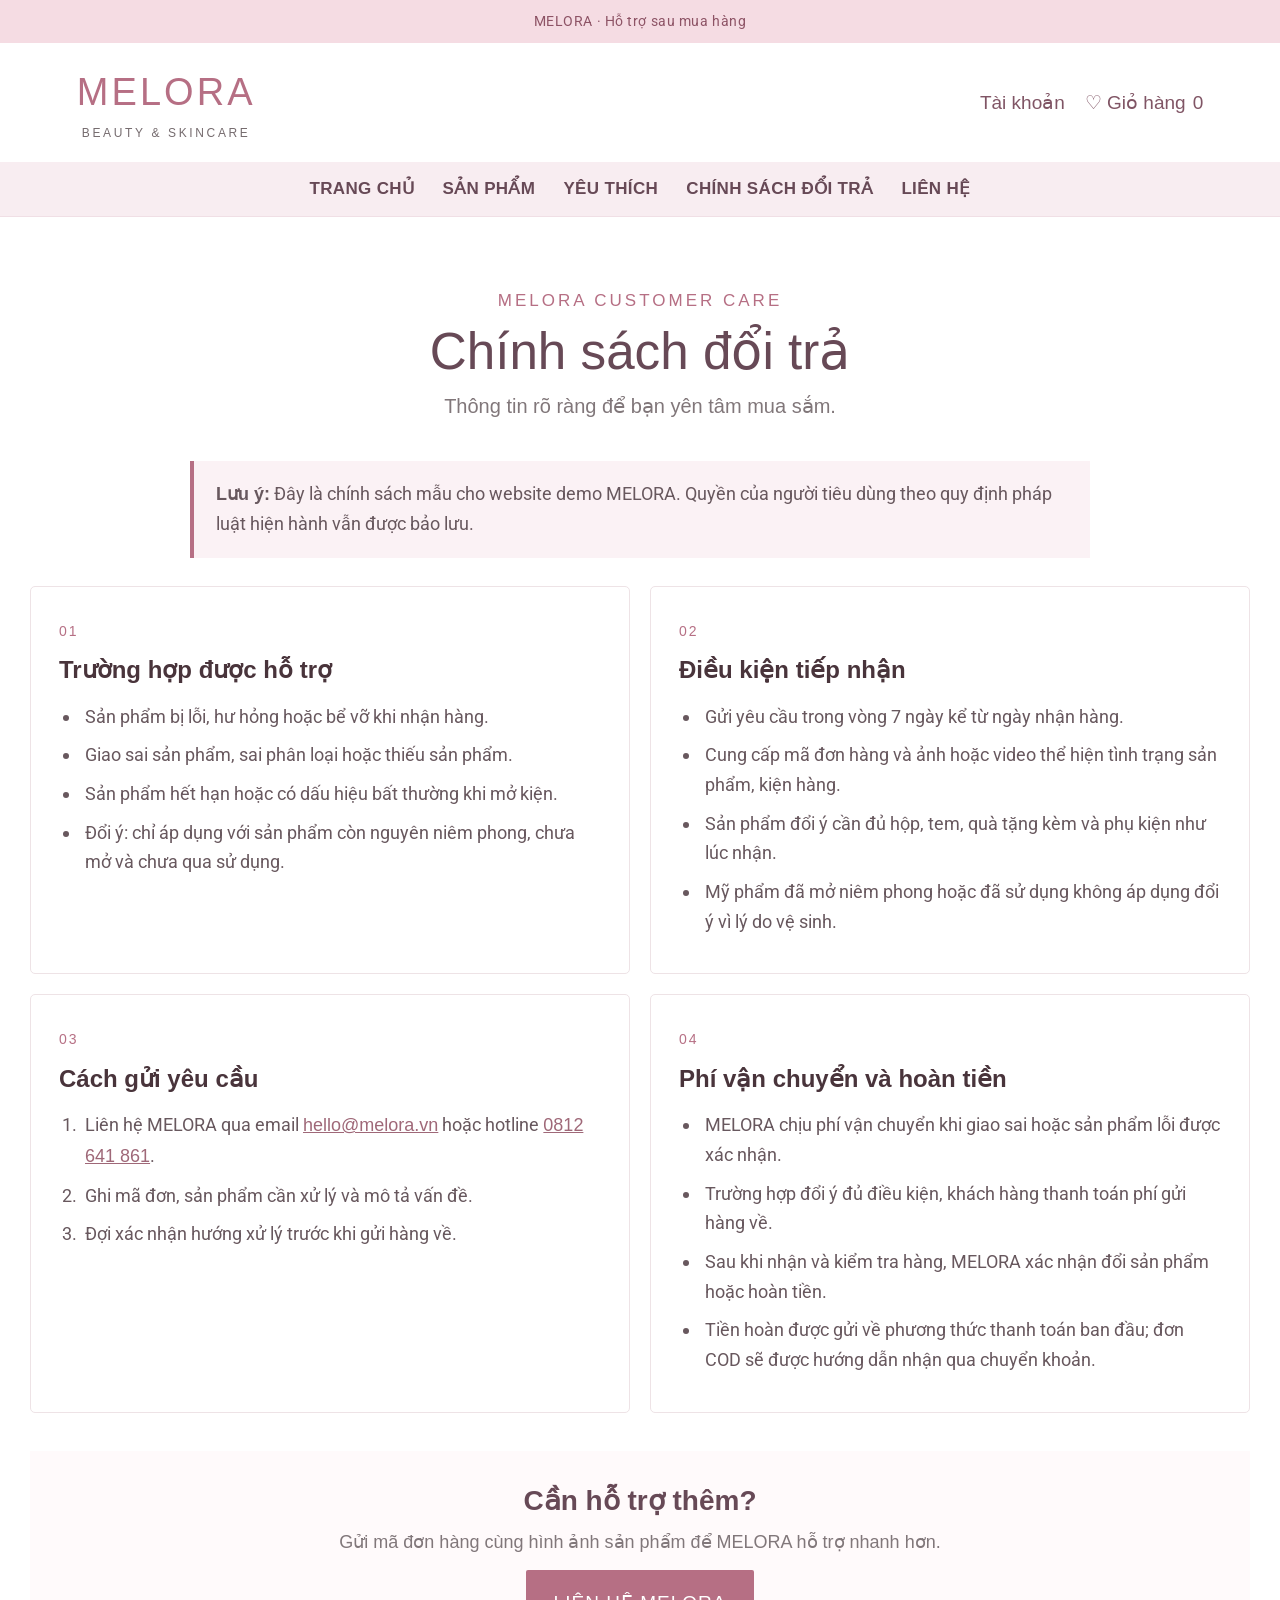
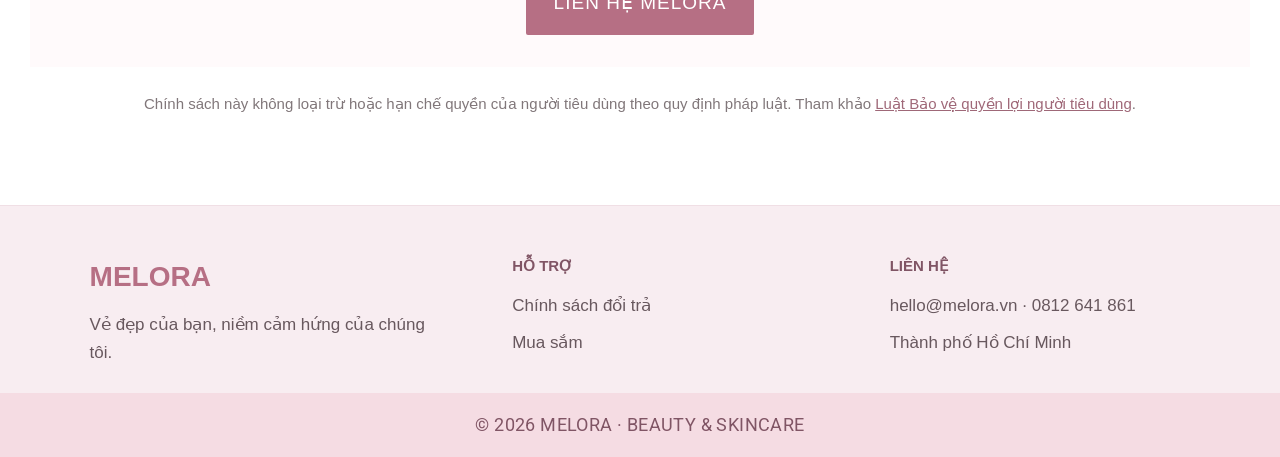
<file: MELORA/chinh_sach_doi_tra.html>
<!doctype html>
<html lang="vi">
<head>
  <meta charset="utf-8">
  <meta name="viewport" content="width=device-width,initial-scale=1">
  <title>Chính sách đổi trả | MELORA</title>
  <link rel="preconnect" href="https://fonts.googleapis.com">
<link rel="preconnect" href="https://fonts.gstatic.com" crossorigin>
<link href="https://fonts.googleapis.com/css2?family=Roboto:wght@400;500;600;700&display=swap" rel="stylesheet">
<link rel="stylesheet" href="giao_dien/css/tong_quan.css">
  <link rel="stylesheet" href="giao_dien/css/trang_chu.css">
  <link rel="stylesheet" href="giao_dien/css/cua_hang.css">
  <link rel="stylesheet" href="giao_dien/css/chu_viet.css">
<link rel="stylesheet" href="giao_dien/css/hoan_thien.css">
</head>
<body>
  <div class="thanh-thong-bao">MELORA · Hỗ trợ sau mua hàng</div>
  <header class="dau-trang">
    <div class="logo"><a href="trang_chu.html">MELORA</a><p>BEAUTY &amp; SKINCARE</p></div>
    <div class="tien-ich"><a href="tai_khoan.html">Tài khoản</a><a href="gio_hang.html">♡ Giỏ hàng <span id="soLuongGioHang">0</span></a></div>
  </header>
  <nav class="thanh-menu">
    <a href="trang_chu.html">TRANG CHỦ</a>
    <a href="san_pham.html">SẢN PHẨM</a>
    <a href="yeu_thich.html">YÊU THÍCH</a>
    <a href="chinh_sach_doi_tra.html" aria-current="page">CHÍNH SÁCH ĐỔI TRẢ</a>
    <a href="trang_chu.html#lien-he">LIÊN HỆ</a>
  </nav>
  <main class="page-shell policy-page">
    <div class="page-heading">
      <p class="eyebrow">MELORA CUSTOMER CARE</p>
      <h1>Chính sách đổi trả</h1>
      <p>Thông tin rõ ràng để bạn yên tâm mua sắm.</p>
    </div>
    <div class="policy-intro"><strong>Lưu ý:</strong> Đây là chính sách mẫu cho website demo MELORA. Quyền của người tiêu dùng theo quy định pháp luật hiện hành vẫn được bảo lưu.</div>
    <section class="policy-grid">
      <article class="policy-card">
        <span class="policy-number">01</span>
        <h2>Trường hợp được hỗ trợ</h2>
        <ul>
          <li>Sản phẩm bị lỗi, hư hỏng hoặc bể vỡ khi nhận hàng.</li>
          <li>Giao sai sản phẩm, sai phân loại hoặc thiếu sản phẩm.</li>
          <li>Sản phẩm hết hạn hoặc có dấu hiệu bất thường khi mở kiện.</li>
          <li>Đổi ý: chỉ áp dụng với sản phẩm còn nguyên niêm phong, chưa mở và chưa qua sử dụng.</li>
        </ul>
      </article>
      <article class="policy-card">
        <span class="policy-number">02</span>
        <h2>Điều kiện tiếp nhận</h2>
        <ul>
          <li>Gửi yêu cầu trong vòng 7 ngày kể từ ngày nhận hàng.</li>
          <li>Cung cấp mã đơn hàng và ảnh hoặc video thể hiện tình trạng sản phẩm, kiện hàng.</li>
          <li>Sản phẩm đổi ý cần đủ hộp, tem, quà tặng kèm và phụ kiện như lúc nhận.</li>
          <li>Mỹ phẩm đã mở niêm phong hoặc đã sử dụng không áp dụng đổi ý vì lý do vệ sinh.</li>
        </ul>
      </article>
      <article class="policy-card">
        <span class="policy-number">03</span>
        <h2>Cách gửi yêu cầu</h2>
        <ol>
          <li>Liên hệ MELORA qua email <a href="mailto:hello@melora.vn">hello@melora.vn</a> hoặc hotline <a href="tel:0812641861">0812 641 861</a>.</li>
          <li>Ghi mã đơn, sản phẩm cần xử lý và mô tả vấn đề.</li>
          <li>Đợi xác nhận hướng xử lý trước khi gửi hàng về.</li>
        </ol>
      </article>
      <article class="policy-card">
        <span class="policy-number">04</span>
        <h2>Phí vận chuyển và hoàn tiền</h2>
        <ul>
          <li>MELORA chịu phí vận chuyển khi giao sai hoặc sản phẩm lỗi được xác nhận.</li>
          <li>Trường hợp đổi ý đủ điều kiện, khách hàng thanh toán phí gửi hàng về.</li>
          <li>Sau khi nhận và kiểm tra hàng, MELORA xác nhận đổi sản phẩm hoặc hoàn tiền.</li>
          <li>Tiền hoàn được gửi về phương thức thanh toán ban đầu; đơn COD sẽ được hướng dẫn nhận qua chuyển khoản.</li>
        </ul>
      </article>
    </section>
    <section class="policy-contact">
      <h2>Cần hỗ trợ thêm?</h2>
      <p>Gửi mã đơn hàng cùng hình ảnh sản phẩm để MELORA hỗ trợ nhanh hơn.</p>
      <a class="primary-button" href="mailto:hello@melora.vn?subject=Yeu%20cau%20doi%20tra">LIÊN HỆ MELORA</a>
    </section>
    <p class="legal-note">Chính sách này không loại trừ hoặc hạn chế quyền của người tiêu dùng theo quy định pháp luật. Tham khảo <a href="https://vanban.chinhphu.vn/?docid=208363&amp;pageid=27160" target="_blank" rel="noopener">Luật Bảo vệ quyền lợi người tiêu dùng</a>.</p>
  </main>
  <footer class="chan-trang">
    <div class="cot-chan-trang"><h2>MELORA</h2><p>Vẻ đẹp của bạn, niềm cảm hứng của chúng tôi.</p></div>
    <div class="cot-chan-trang"><h3>HỖ TRỢ</h3><a href="chinh_sach_doi_tra.html">Chính sách đổi trả</a><a href="san_pham.html">Mua sắm</a></div>
    <div class="cot-chan-trang"><h3>LIÊN HỆ</h3><p>hello@melora.vn · 0812 641 861</p><p>Thành phố Hồ Chí Minh</p></div>
  </footer>
  <div class="ban-quyen">© 2026 MELORA · BEAUTY &amp; SKINCARE</div>
  <script src="giao_dien/js/chinh.js"></script>
</body>
</html>
</file>
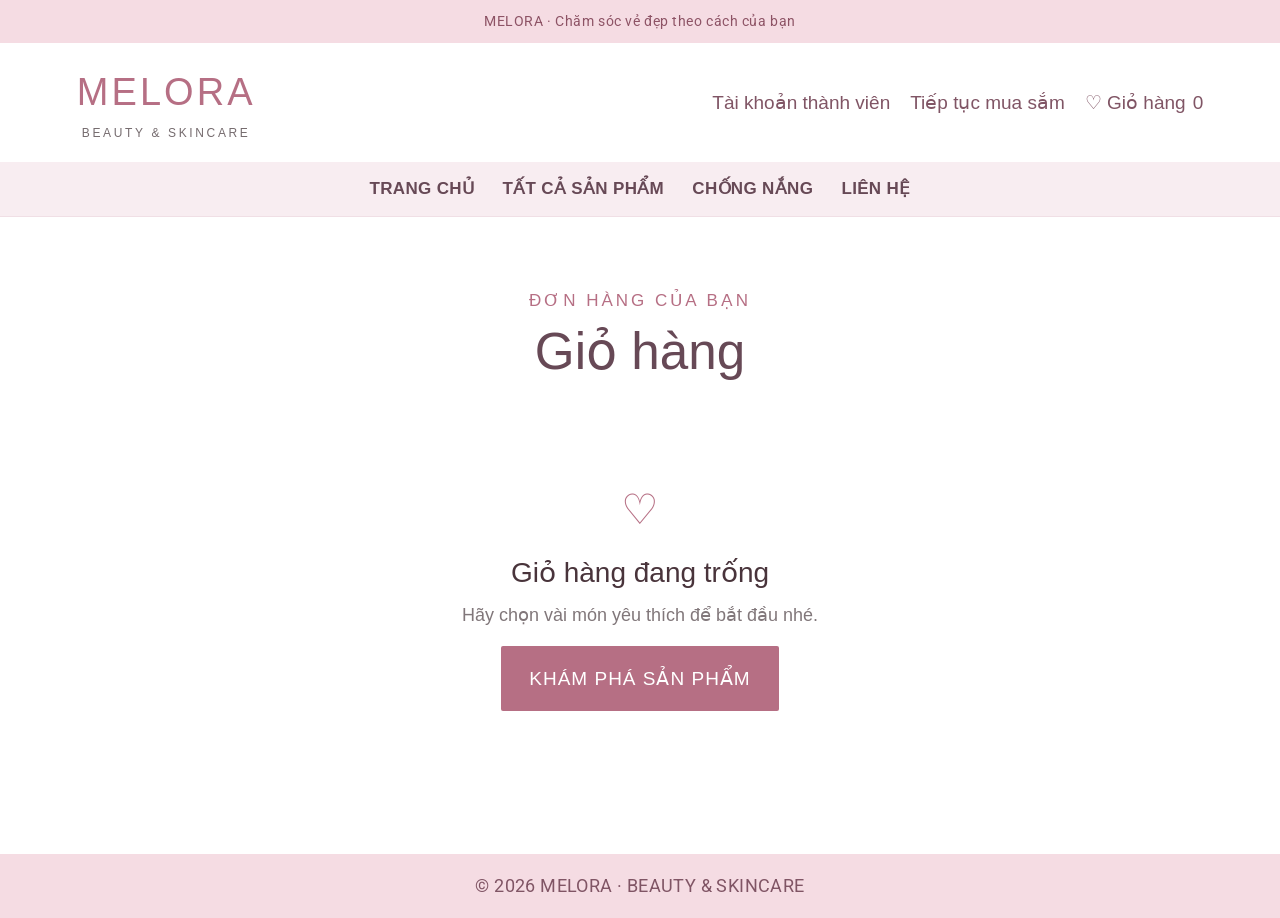
<file: MELORA/gio_hang.html>
<!doctype html>
<html lang="vi">
<head>
<meta charset="utf-8">
<meta name="viewport" content="width=device-width,initial-scale=1">
<title>Giỏ hàng | MELORA</title>
<link rel="preconnect" href="https://fonts.googleapis.com">
<link rel="preconnect" href="https://fonts.gstatic.com" crossorigin>
<link href="https://fonts.googleapis.com/css2?family=Roboto:wght@400;500;600;700&display=swap" rel="stylesheet">
<link rel="stylesheet" href="giao_dien/css/tong_quan.css">
<link rel="stylesheet" href="giao_dien/css/trang_chu.css">
<link rel="stylesheet" href="giao_dien/css/cua_hang.css">
<link rel="stylesheet" href="giao_dien/css/chu_viet.css">
<link rel="stylesheet" href="giao_dien/css/hoan_thien.css">
</head>
<body>
<div class="thanh-thong-bao">MELORA · Chăm sóc vẻ đẹp theo cách của bạn</div>
<header class="dau-trang">
<div class="logo">
<a href="trang_chu.html">MELORA</a>
<p>BEAUTY & SKINCARE</p>
</div>
<div class="tien-ich">
<a href="tai_khoan.html">Tài khoản thành viên</a>
<a href="san_pham.html">Tiếp tục mua sắm</a>
<a href="gio_hang.html">♡ Giỏ hàng <span id="soLuongGioHang">0</span>
</a>
</div>
</header>
<nav class="thanh-menu">
<a href="trang_chu.html">TRANG CHỦ</a>
<a href="san_pham.html">TẤT CẢ SẢN PHẨM</a>
<a href="san_pham.html?danh_muc=Chống nắng">CHỐNG NẮNG</a>
<a href="trang_chu.html#lien-he">LIÊN HỆ</a>
</nav>
<main class="page-shell cart-page">
<div class="page-heading">
<p class="eyebrow">ĐƠN HÀNG CỦA BẠN</p>
<h1>Giỏ hàng</h1>
</div>
<div id="noiDungGioHang">
</div>
</main>
<footer class="ban-quyen">© 2026 MELORA · BEAUTY & SKINCARE</footer>
<script src="giao_dien/js/chinh.js">
</script>
<script src="giao_dien/js/danh_gia_bien_tap.js"></script>
</body>
</html>
</file>
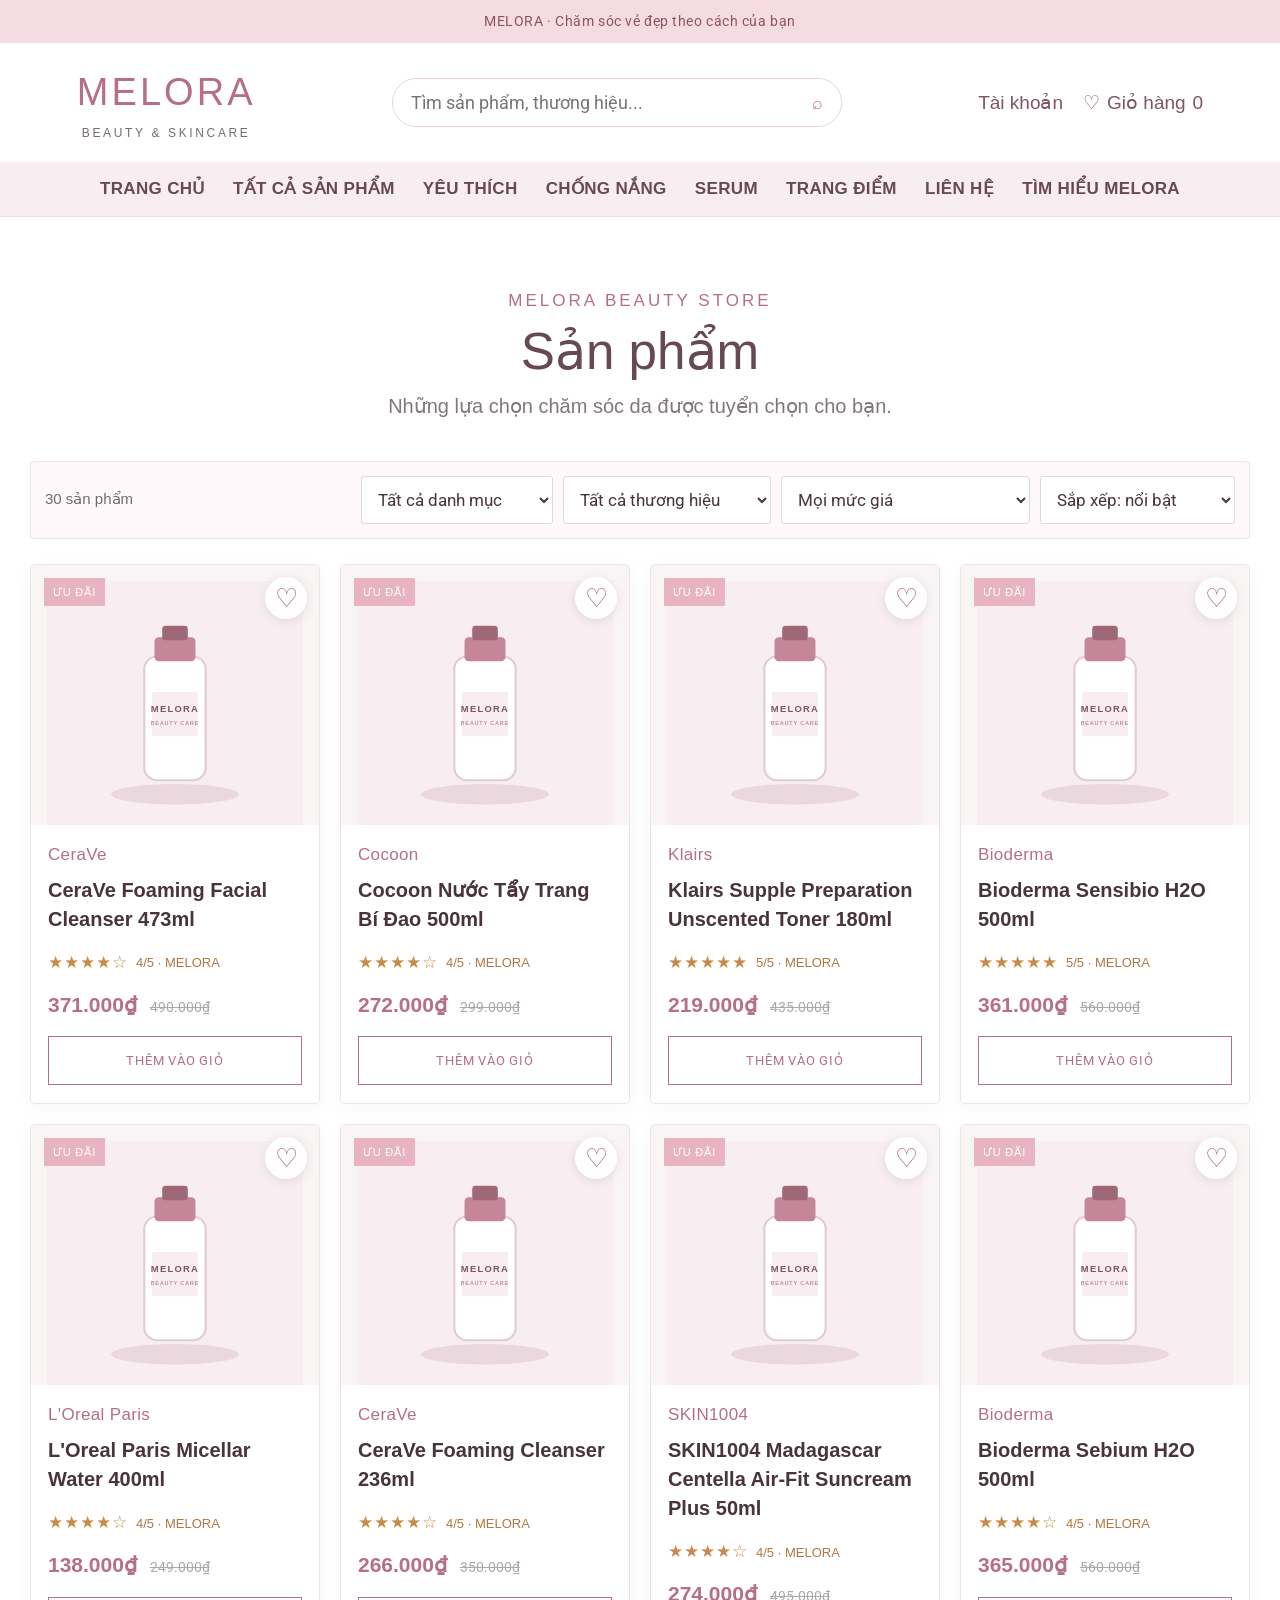
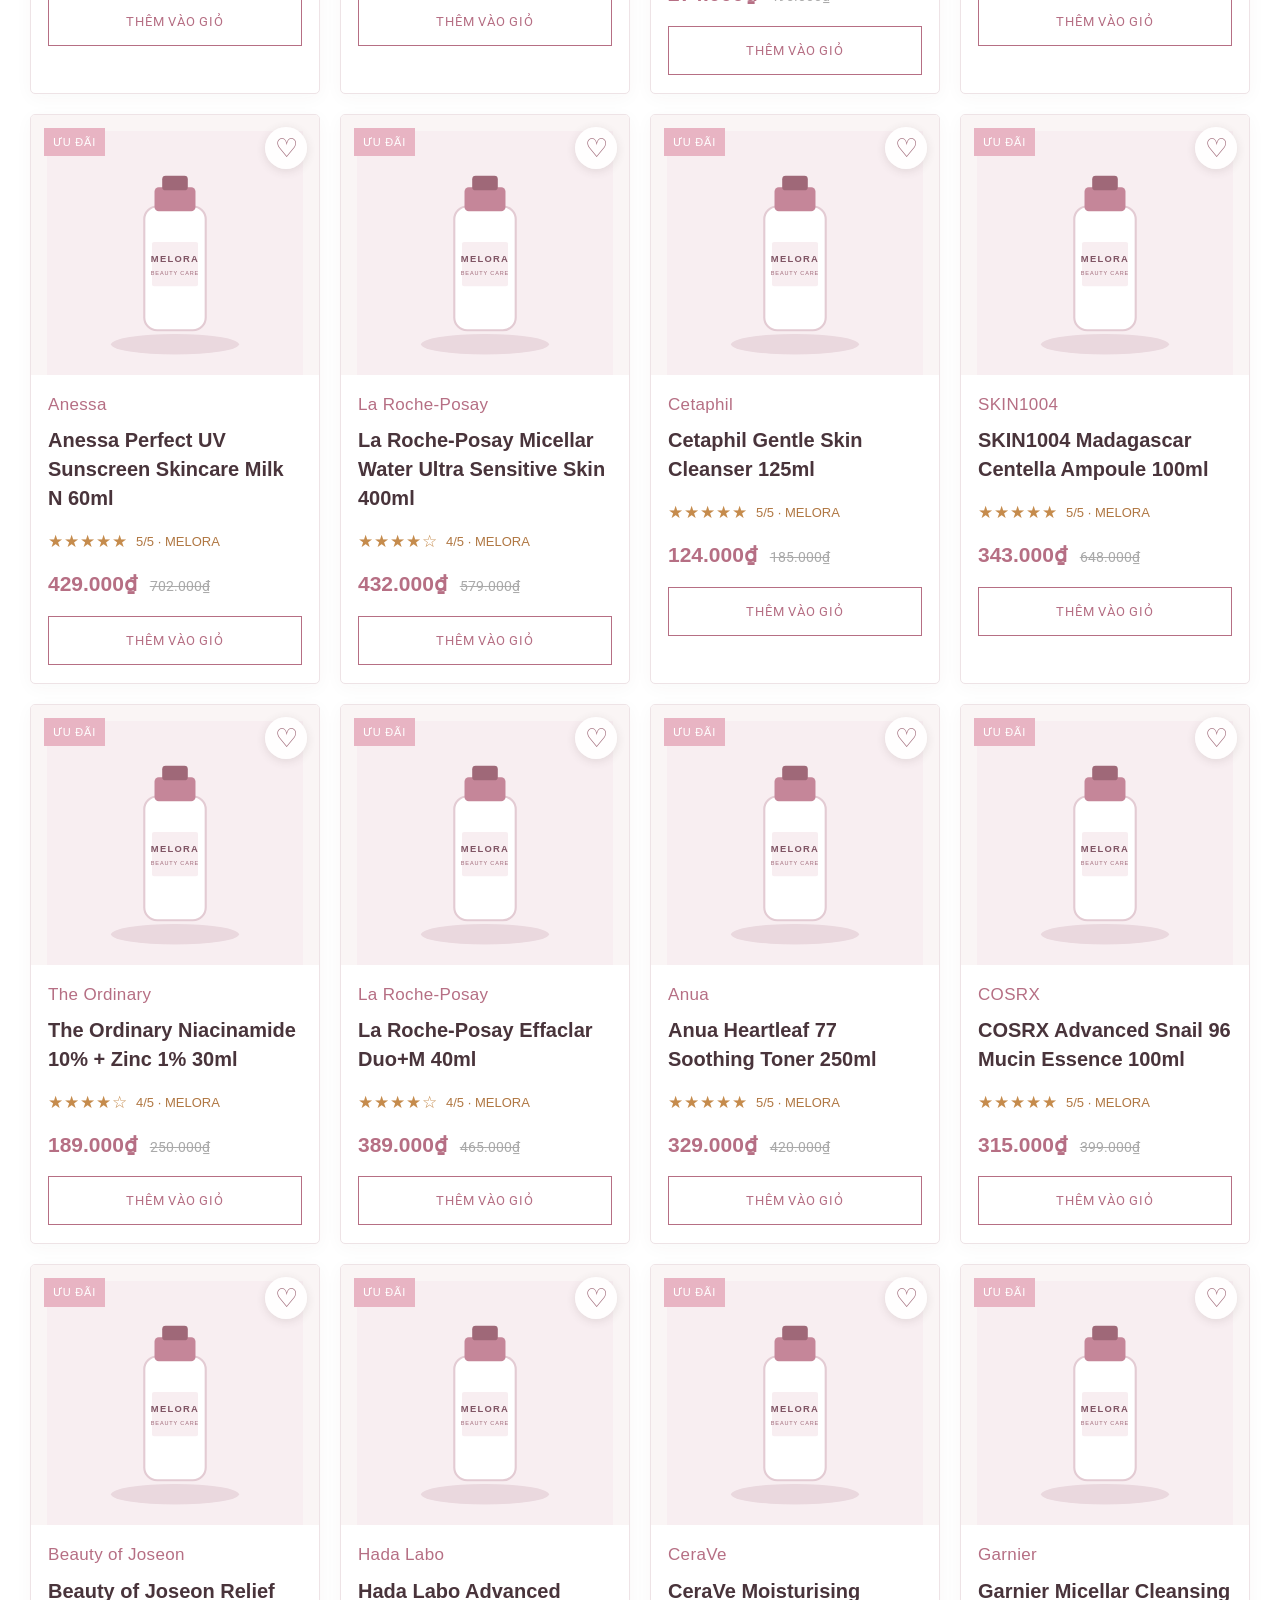
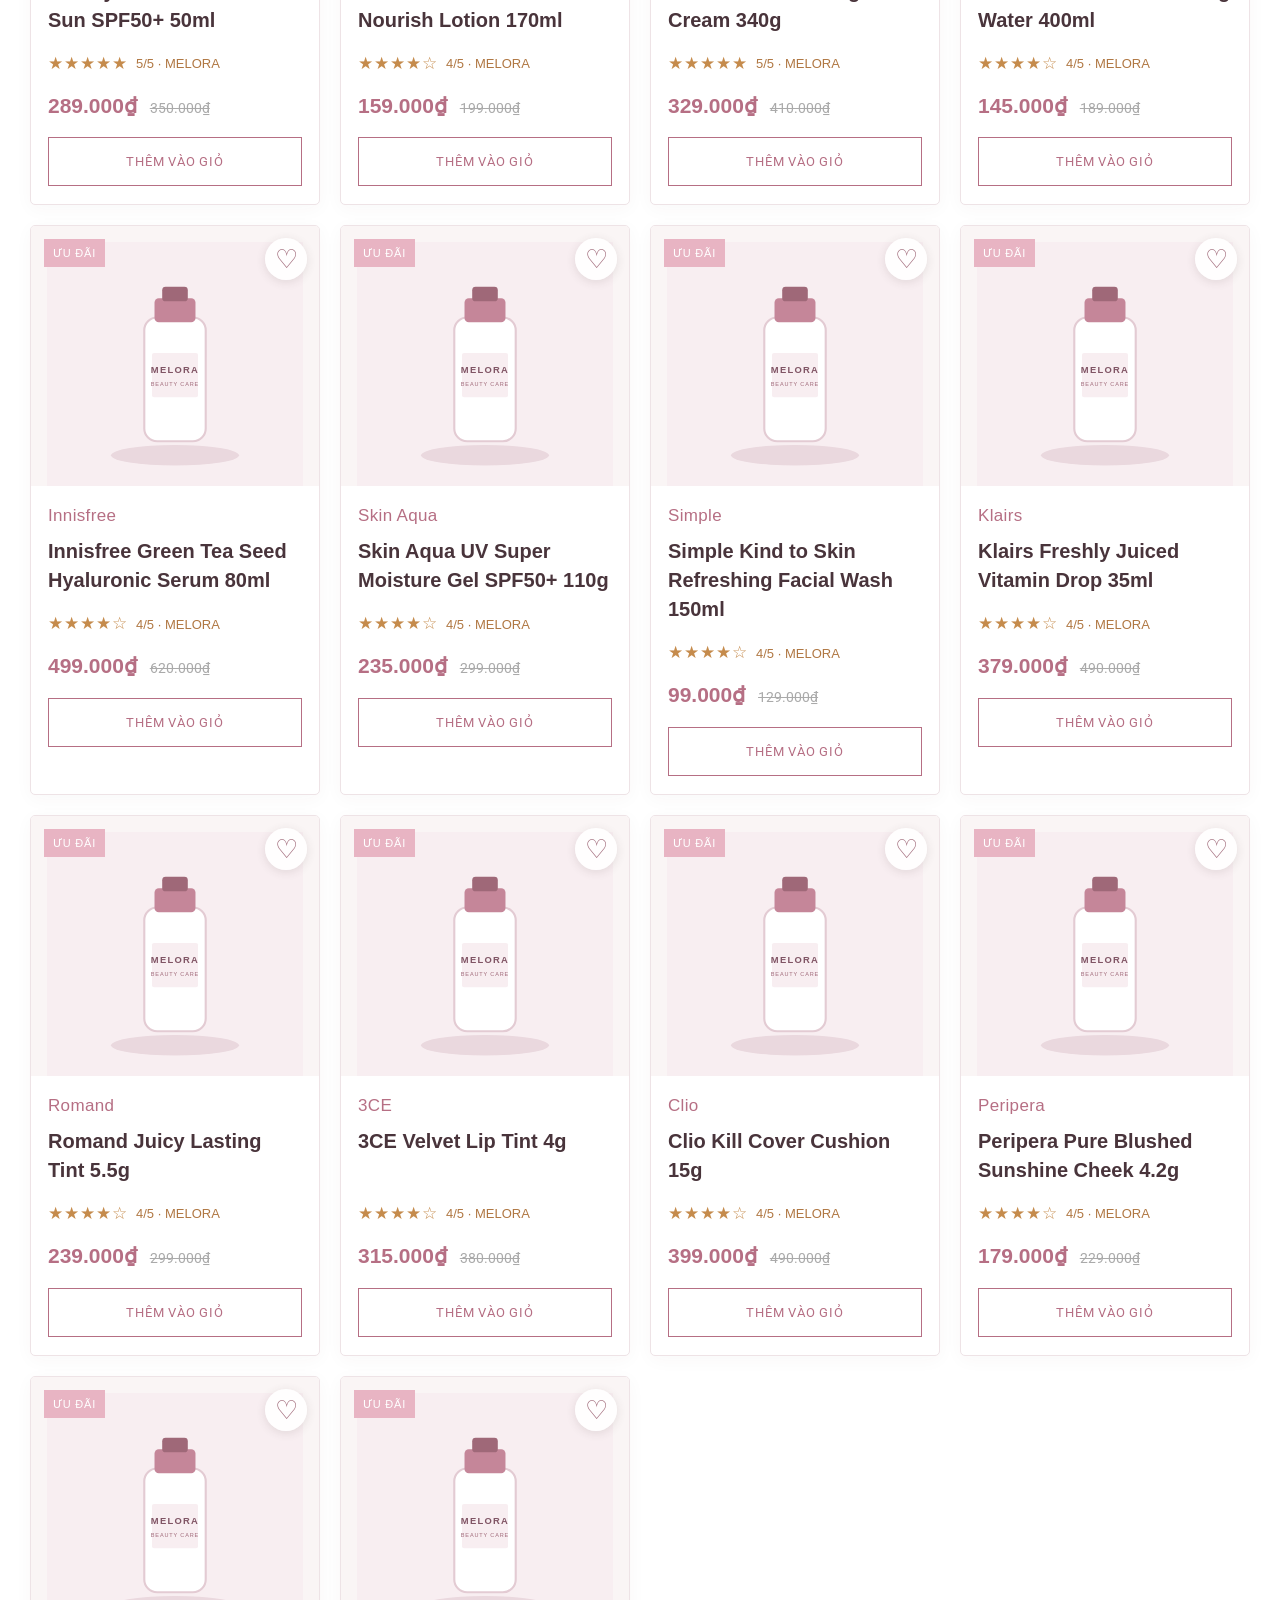
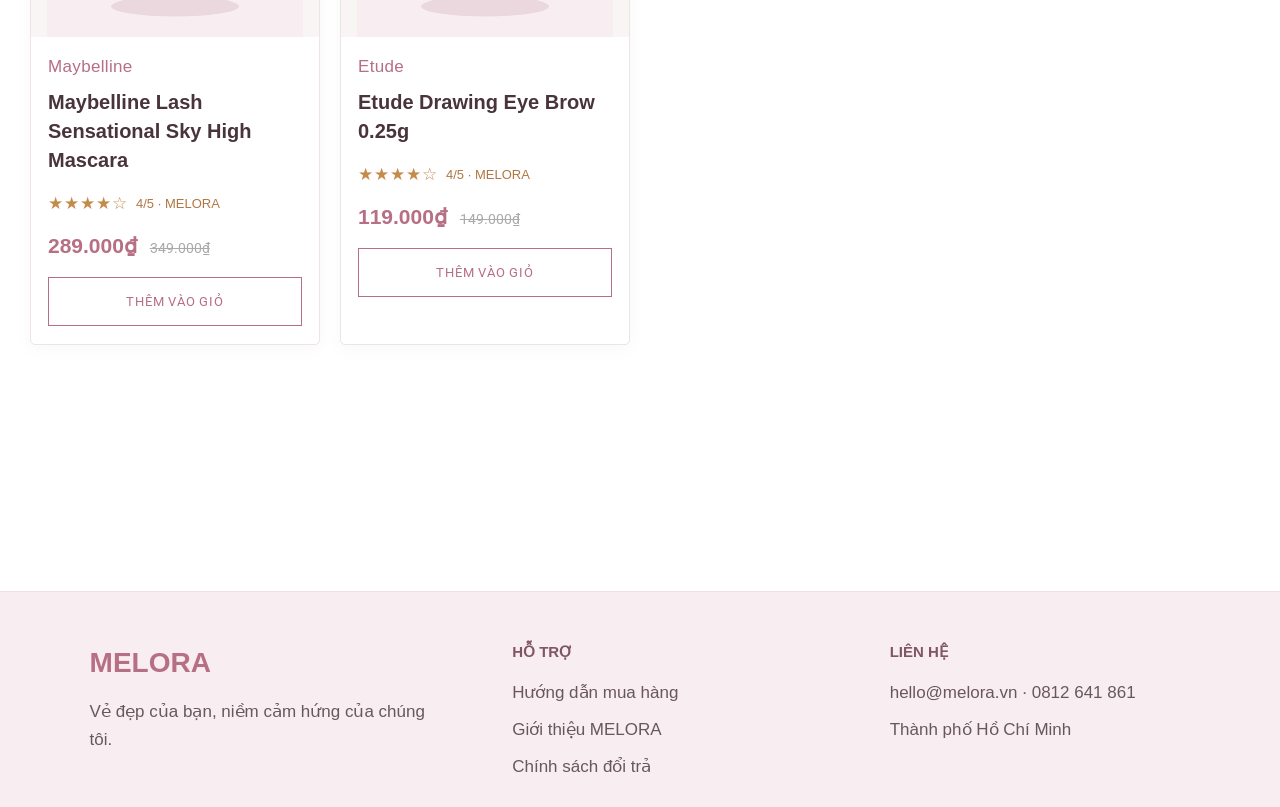
<file: MELORA/san_pham.html>
<!doctype html>
<html lang="vi">
<head>
<meta charset="utf-8">
<meta name="viewport" content="width=device-width,initial-scale=1">
<title>Sản phẩm | MELORA</title>
<link rel="preconnect" href="https://fonts.googleapis.com">
<link rel="preconnect" href="https://fonts.gstatic.com" crossorigin>
<link href="https://fonts.googleapis.com/css2?family=Roboto:wght@400;500;600;700&display=swap" rel="stylesheet">
<link rel="stylesheet" href="giao_dien/css/tong_quan.css">
<link rel="stylesheet" href="giao_dien/css/trang_chu.css">
<link rel="stylesheet" href="giao_dien/css/cua_hang.css">
<link rel="stylesheet" href="giao_dien/css/chu_viet.css">
<link rel="stylesheet" href="giao_dien/css/hoan_thien.css">
</head>
<body>
<div class="thanh-thong-bao">MELORA · Chăm sóc vẻ đẹp theo cách của bạn</div>
<header class="dau-trang">
<div class="logo">
<a href="trang_chu.html">MELORA</a>
<p>BEAUTY & SKINCARE</p>
</div>
<div class="tim-kiem">
<input id="oTimKiem" placeholder="Tìm sản phẩm, thương hiệu...">
<button onclick="timKiemSanPham()" aria-label="Tìm kiếm">⌕</button>
</div>
<div class="tien-ich">
<a href="tai_khoan.html">Tài khoản</a>
<a href="gio_hang.html">♡ <span>Giỏ hàng</span> <span id="soLuongGioHang">0</span>
</a>
</div>
</header>
<nav class="thanh-menu">
<a href="trang_chu.html">TRANG CHỦ</a>
<a href="san_pham.html">TẤT CẢ SẢN PHẨM</a>
<a href="yeu_thich.html">YÊU THÍCH</a>
<a href="san_pham.html?danh_muc=Chống nắng">CHỐNG NẮNG</a>
<a href="san_pham.html?danh_muc=Serum">SERUM</a>
<a href="san_pham.html?danh_muc=Trang%20%C4%91i%E1%BB%83m">TRANG ĐIỂM</a>
<a href="trang_chu.html#lien-he">LIÊN HỆ</a>
<a href="gioi_thieu.html">TÌM HIỂU MELORA</a>
</nav>
<main class="catalog page-shell">
<div class="page-heading">
<p class="eyebrow">MELORA BEAUTY STORE</p>
<h1>Sản phẩm</h1>
<p>Những lựa chọn chăm sóc da được tuyển chọn cho bạn.</p>
</div>
<div class="catalog-toolbar">
<span id="soKetQua">
</span>
<select id="locDanhMuc" aria-label="Lọc danh mục">
</select>
<select id="locThuongHieu" aria-label="Lọc thương hiệu">
<option value="">Tất cả thương hiệu</option>
</select>
<select id="locGia" aria-label="Lọc theo mức giá">
<option value="">Mọi mức giá</option>
<option value="0-200000">Dưới 200.000₫</option>
<option value="200000-500000">200.000₫ – 500.000₫</option>
<option value="500000-1000000">500.000₫ – 1.000.000₫</option>
<option value="1000000-">Trên 1.000.000₫</option>
</select>
<select id="sapXep" aria-label="Sắp xếp">
<option value="mac-dinh">Sắp xếp: nổi bật</option>
<option value="gia-tang">Giá thấp đến cao</option>
<option value="gia-giam">Giá cao đến thấp</option>
</select>
</div>
<section id="danhSachTatCa" class="danh-sach-san-pham">
</section>
</main>
<section id="chiTietSanPham" class="page-shell detail-layout">
</section>
<footer class="chan-trang" id="lien-he">
<div class="cot-chan-trang">
<h2>MELORA</h2>
<p>Vẻ đẹp của bạn, niềm cảm hứng của chúng tôi.</p>
</div>
<div class="cot-chan-trang">
<h3>HỖ TRỢ</h3>
<a href="san_pham.html">Hướng dẫn mua hàng</a>
<a href="gioi_thieu.html">Giới thiệu MELORA</a>
<a href="chinh_sach_doi_tra.html">Chính sách đổi trả</a>
</div>
<div class="cot-chan-trang">
<h3>LIÊN HỆ</h3>
<p>hello@melora.vn · 0812 641 861</p>
<p>Thành phố Hồ Chí Minh</p>
</div>
</footer>
<script src="giao_dien/js/chinh.js">
</script>
<script src="giao_dien/js/danh_gia_bien_tap.js"></script>
</body>
</html>
</file>
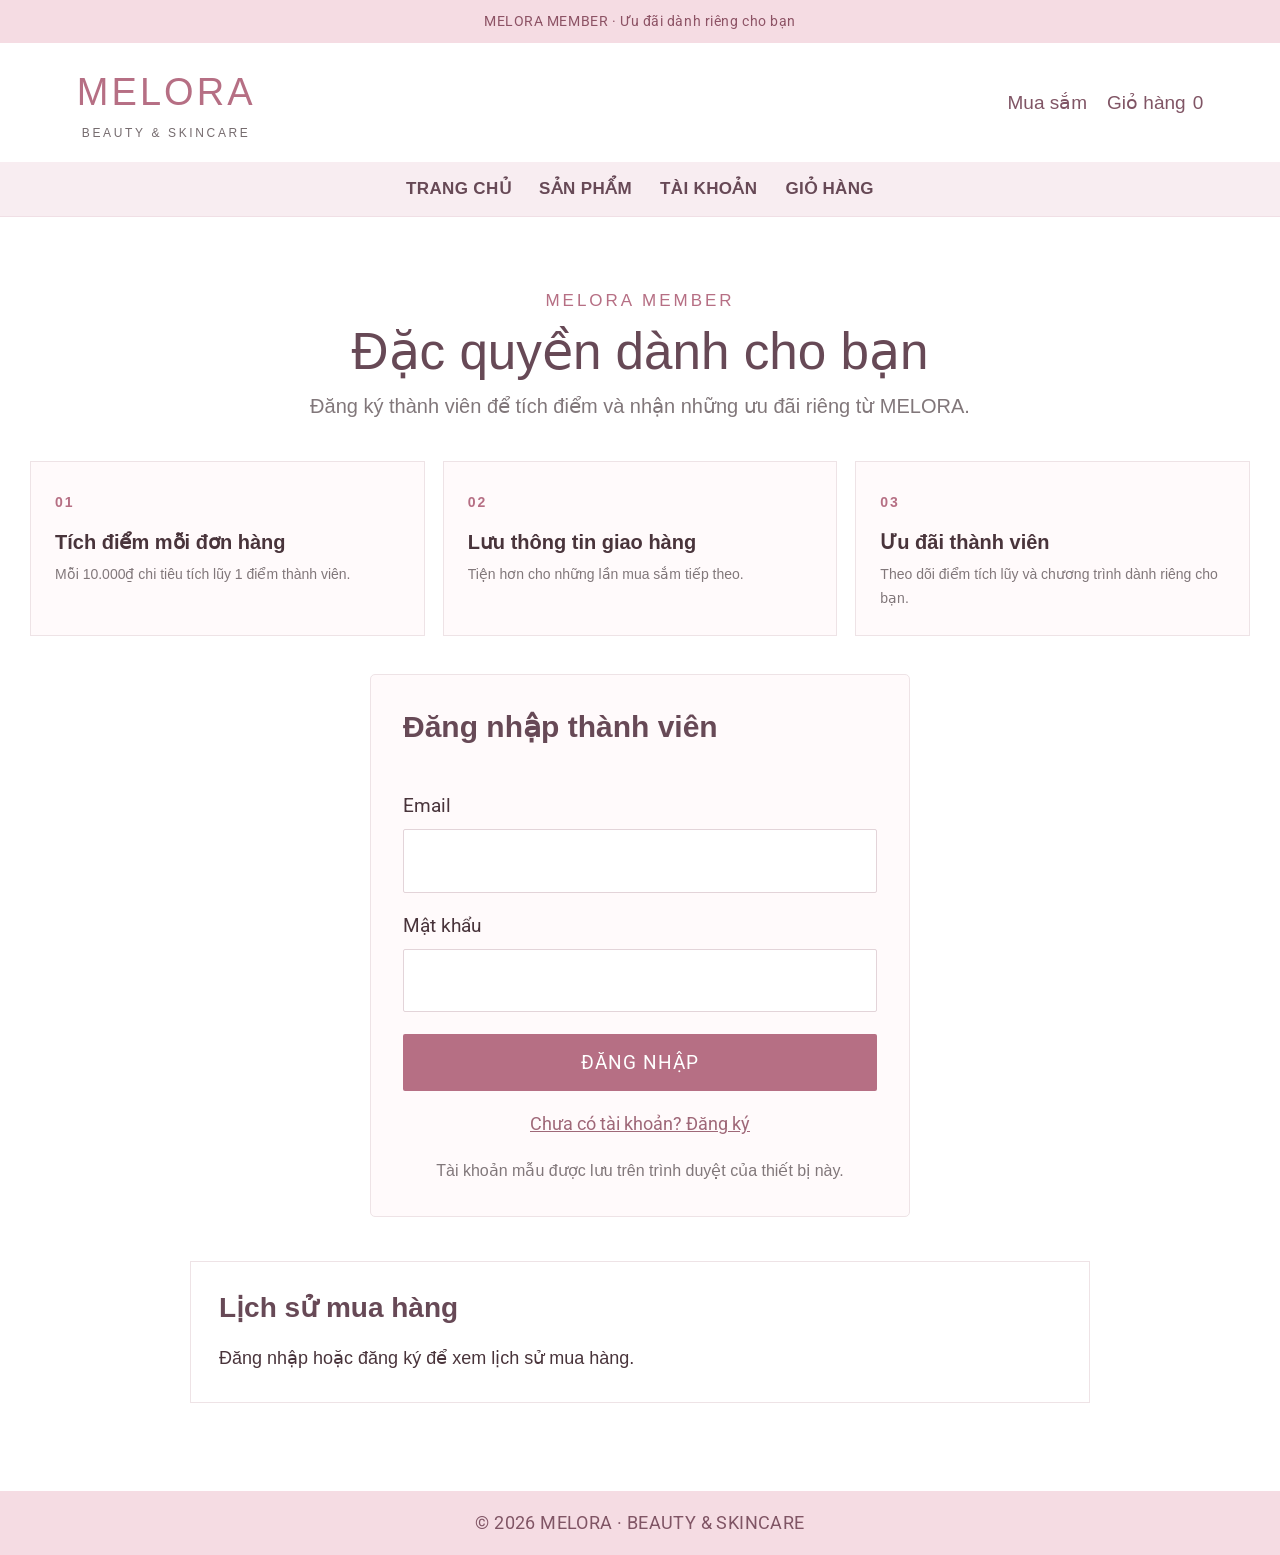
<file: MELORA/tai_khoan.html>
<!doctype html>
<html lang="vi">
<head>
<meta charset="utf-8">
<meta name="viewport" content="width=device-width,initial-scale=1">
<title>Tài khoản thành viên | MELORA</title>
<link rel="preconnect" href="https://fonts.googleapis.com">
<link rel="preconnect" href="https://fonts.gstatic.com" crossorigin>
<link href="https://fonts.googleapis.com/css2?family=Roboto:wght@400;500;600;700&display=swap" rel="stylesheet">
<link rel="stylesheet" href="giao_dien/css/tong_quan.css">
<link rel="stylesheet" href="giao_dien/css/trang_chu.css">
<link rel="stylesheet" href="giao_dien/css/cua_hang.css">
<link rel="stylesheet" href="giao_dien/css/chu_viet.css">
<link rel="stylesheet" href="giao_dien/css/hoan_thien.css">
</head>
<body>
<div class="thanh-thong-bao">MELORA MEMBER · Ưu đãi dành riêng cho bạn</div>
<header class="dau-trang">
<div class="logo">
<a href="trang_chu.html">MELORA</a>
<p>BEAUTY & SKINCARE</p>
</div>
<div class="tien-ich">
<a href="san_pham.html">Mua sắm</a>
<a href="gio_hang.html">Giỏ hàng <span id="soLuongGioHang">0</span>
</a>
</div>
</header>
<nav class="thanh-menu">
<a href="trang_chu.html">TRANG CHỦ</a>
<a href="san_pham.html">SẢN PHẨM</a>
<a href="tai_khoan.html">TÀI KHOẢN</a>
<a href="gio_hang.html">GIỎ HÀNG</a>
</nav>
<main class="page-shell account-page">
<div class="page-heading">
<p class="eyebrow">MELORA MEMBER</p>
<h1>Đặc quyền dành cho bạn</h1>
<p>Đăng ký thành viên để tích điểm và nhận những ưu đãi riêng từ MELORA.</p>
</div>
<div class="member-benefits">
<div>
<strong>01</strong>
<h2>Tích điểm mỗi đơn hàng</h2>
<p>Mỗi 10.000₫ chi tiêu tích lũy 1 điểm thành viên.</p>
</div>
<div>
<strong>02</strong>
<h2>Lưu thông tin giao hàng</h2>
<p>Tiện hơn cho những lần mua sắm tiếp theo.</p>
</div>
<div>
<strong>03</strong>
<h2>Ưu đãi thành viên</h2>
<p>Theo dõi điểm tích lũy và chương trình dành riêng cho bạn.</p>
</div>
</div>
<section class="account-panel">
<h2 id="accountTitle">Đăng nhập thành viên</h2>
<p id="accountNotice" class="form-notice" aria-live="polite">
</p>
<form id="accountForm">
<div id="registerFields" hidden>
<label>Họ và tên<input name="name" autocomplete="name" required>
</label>
<label>Số điện thoại<input name="phone" type="tel" inputmode="numeric" autocomplete="tel" pattern="0[0-9]{9}" maxlength="10" title="Nhập đúng 10 chữ số, bắt đầu bằng số 0." required>
</label>
</div>
<label>Email<input name="email" type="email" autocomplete="email" pattern="[A-Za-z0-9._%+-]+@gmail\.com" title="Vui lòng nhập địa chỉ Gmail có đuôi @gmail.com." required>
</label>
<label>Mật khẩu<input name="password" type="password" minlength="6" autocomplete="current-password" required>
</label>
<button class="primary-button" id="accountSubmit" type="submit">ĐĂNG NHẬP</button>
</form>
<button id="accountMode" class="text-button" type="button">Chưa có tài khoản? Đăng ký</button>
<p class="demo-note">Tài khoản mẫu được lưu trên trình duyệt của thiết bị này.</p>
</section>
<section class="order-history-panel">
<h2>Lịch sử mua hàng</h2>
<div id="orderHistory">
<p>Đăng nhập để xem đơn hàng của bạn.</p>
</div>
</section>
</main>
<footer class="ban-quyen">© 2026 MELORA · BEAUTY & SKINCARE</footer>
<script src="giao_dien/js/chinh.js">
</script>
<script src="giao_dien/js/danh_gia_bien_tap.js"></script>
</body>
</html>
</file>
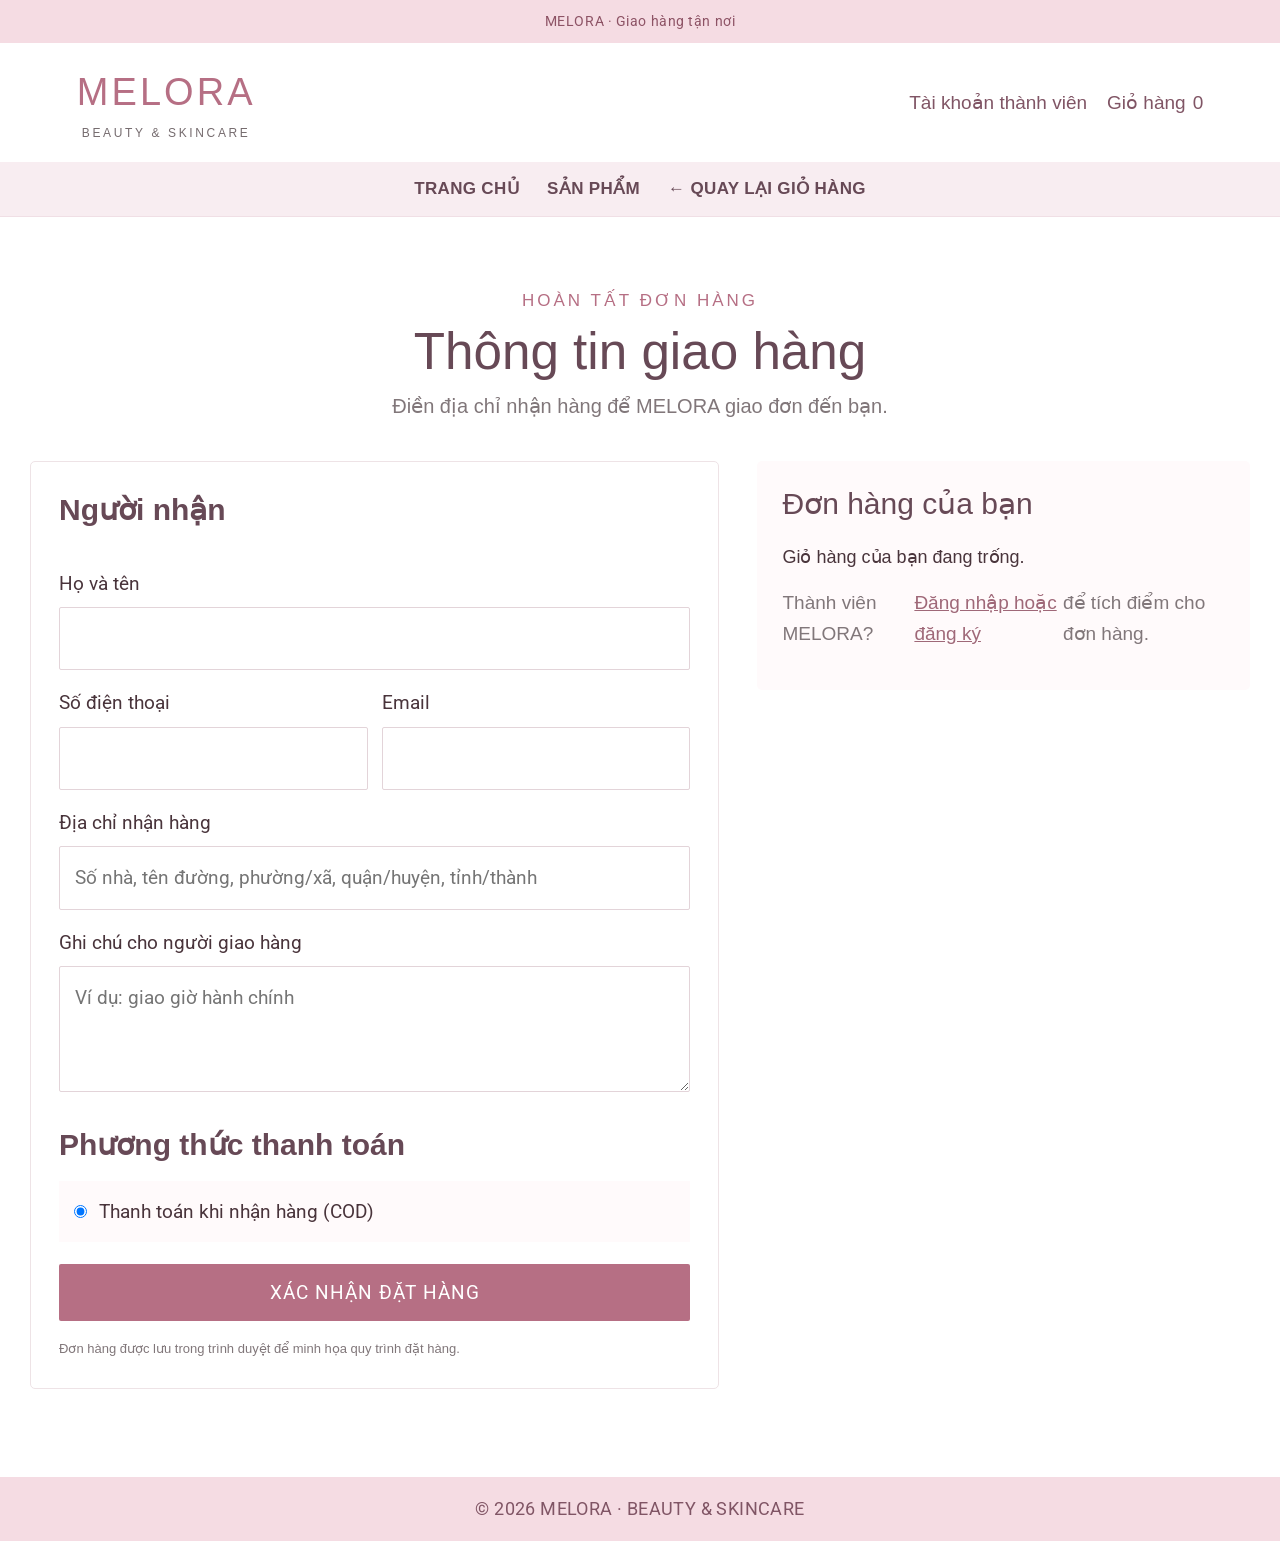
<file: MELORA/thanh_toan.html>
<!doctype html>
<html lang="vi">
<head>
<meta charset="utf-8">
<meta name="viewport" content="width=device-width,initial-scale=1">
<title>Thanh toán | MELORA</title>
<link rel="preconnect" href="https://fonts.googleapis.com">
<link rel="preconnect" href="https://fonts.gstatic.com" crossorigin>
<link href="https://fonts.googleapis.com/css2?family=Roboto:wght@400;500;600;700&display=swap" rel="stylesheet">
<link rel="stylesheet" href="giao_dien/css/tong_quan.css">
<link rel="stylesheet" href="giao_dien/css/trang_chu.css">
<link rel="stylesheet" href="giao_dien/css/cua_hang.css">
<link rel="stylesheet" href="giao_dien/css/chu_viet.css">
<link rel="stylesheet" href="giao_dien/css/hoan_thien.css">
</head>
<body>
<div class="thanh-thong-bao">MELORA · Giao hàng tận nơi</div>
<header class="dau-trang">
<div class="logo">
<a href="trang_chu.html">MELORA</a>
<p>BEAUTY & SKINCARE</p>
</div>
<div class="tien-ich">
<a href="tai_khoan.html">Tài khoản thành viên</a>
<a href="gio_hang.html">Giỏ hàng <span id="soLuongGioHang">0</span>
</a>
</div>
</header>
<nav class="thanh-menu">
<a href="trang_chu.html">TRANG CHỦ</a>
<a href="san_pham.html">SẢN PHẨM</a>
<a href="gio_hang.html">← QUAY LẠI GIỎ HÀNG</a>
</nav>
<main class="page-shell">
<div class="page-heading">
<p class="eyebrow">HOÀN TẤT ĐƠN HÀNG</p>
<h1>Thông tin giao hàng</h1>
<p>Điền địa chỉ nhận hàng để MELORA giao đơn đến bạn.</p>
</div>
<div id="checkoutContent" class="checkout-layout">
<form id="checkoutForm" class="checkout-form">
<h2>Người nhận</h2>
<label>Họ và tên<input name="fullName" autocomplete="name" required>
</label>
<div class="form-row">
<label>Số điện thoại<input name="phone" type="tel" inputmode="numeric" autocomplete="tel" pattern="0[0-9]{9}" maxlength="10" title="Nhập đúng 10 chữ số, bắt đầu bằng số 0." required>
</label>
<label>Email<input name="email" type="email" autocomplete="email" pattern="[A-Za-z0-9._%+-]+@gmail\.com" title="Vui lòng nhập địa chỉ Gmail có đuôi @gmail.com." required>
</label>
</div>
<label>Địa chỉ nhận hàng<input name="address" autocomplete="street-address" placeholder="Số nhà, tên đường, phường/xã, quận/huyện, tỉnh/thành" required>
</label>
<label>Ghi chú cho người giao hàng<textarea name="note" rows="3" placeholder="Ví dụ: giao giờ hành chính">
</textarea>
</label>
<h2>Phương thức thanh toán</h2>
<label class="radio-option">
<input type="radio" name="payment" value="cod" checked> Thanh toán khi nhận hàng (COD)</label>
<button class="primary-button" type="submit">XÁC NHẬN ĐẶT HÀNG</button>
<p class="demo-note">Đơn hàng được lưu trong trình duyệt để minh họa quy trình đặt hàng.</p>
</form>
<aside class="order-summary">
<h2>Đơn hàng của bạn</h2>
<div id="checkoutSummary">
</div>
<p class="member-prompt">Thành viên MELORA? <a href="tai_khoan.html">Đăng nhập hoặc đăng ký</a> để tích điểm cho đơn hàng.</p>
</aside>
</div>
</main>
<footer class="ban-quyen">© 2026 MELORA · BEAUTY & SKINCARE</footer>
<script src="giao_dien/js/chinh.js">
</script>
<script src="giao_dien/js/danh_gia_bien_tap.js"></script>
</body>
</html>
</file>
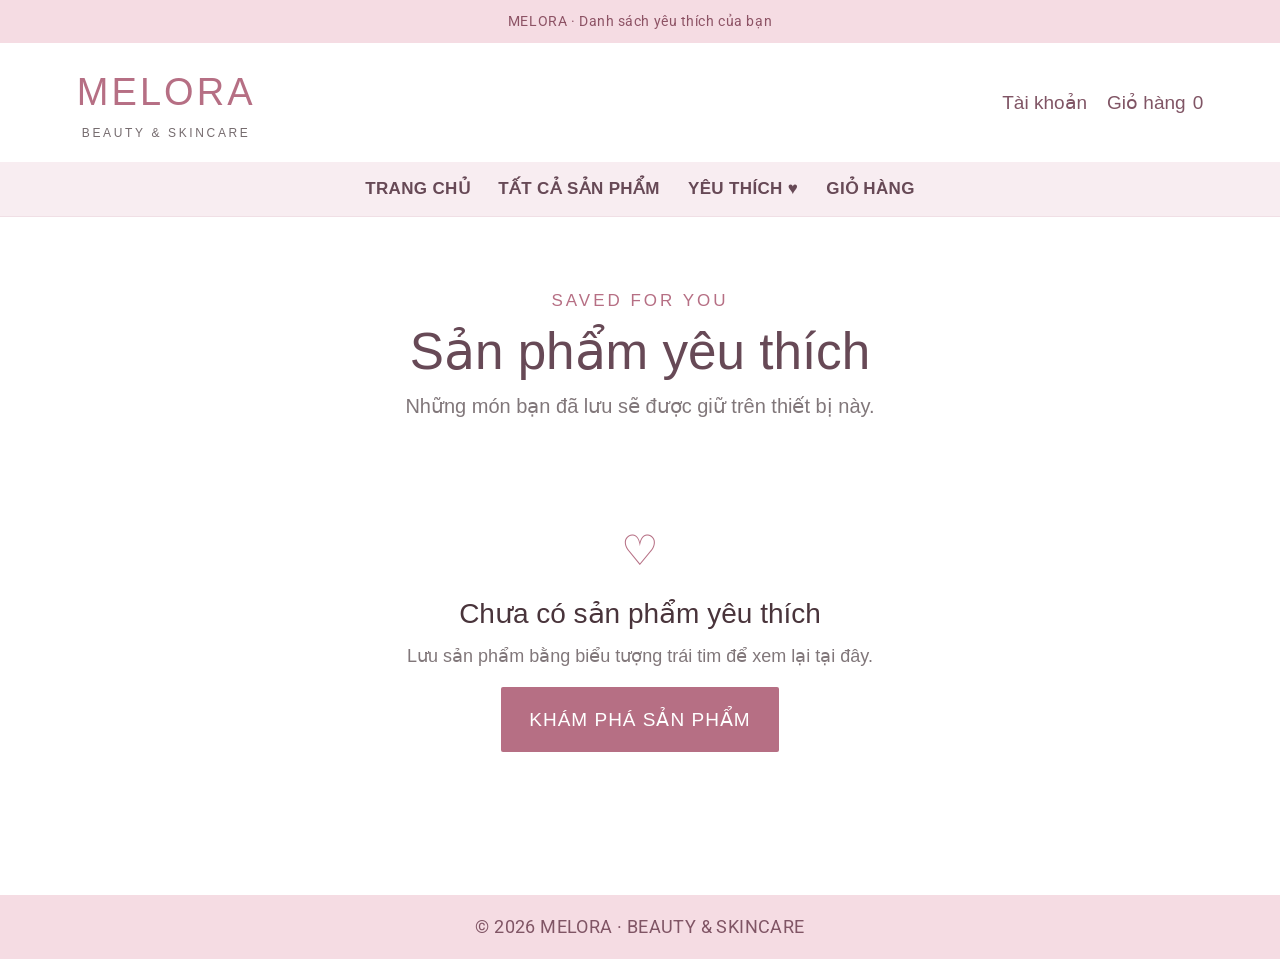
<file: MELORA/yeu_thich.html>
<!doctype html>
<html lang="vi">
<head>
<meta charset="utf-8">
<meta name="viewport" content="width=device-width,initial-scale=1">
<title>Sản phẩm yêu thích | MELORA</title>
<link rel="preconnect" href="https://fonts.googleapis.com">
<link rel="preconnect" href="https://fonts.gstatic.com" crossorigin>
<link href="https://fonts.googleapis.com/css2?family=Roboto:wght@400;500;600;700&display=swap" rel="stylesheet">
<link rel="stylesheet" href="giao_dien/css/tong_quan.css">
<link rel="stylesheet" href="giao_dien/css/trang_chu.css">
<link rel="stylesheet" href="giao_dien/css/cua_hang.css">
<link rel="stylesheet" href="giao_dien/css/chu_viet.css">
<link rel="stylesheet" href="giao_dien/css/hoan_thien.css">
</head>
<body>
<div class="thanh-thong-bao">MELORA · Danh sách yêu thích của bạn</div>
<header class="dau-trang">
<div class="logo">
<a href="trang_chu.html">MELORA</a>
<p>BEAUTY & SKINCARE</p>
</div>
<div class="tien-ich">
<a href="tai_khoan.html">Tài khoản</a>
<a href="gio_hang.html">Giỏ hàng <span id="soLuongGioHang">0</span>
</a>
</div>
</header>
<nav class="thanh-menu">
<a href="trang_chu.html">TRANG CHỦ</a>
<a href="san_pham.html">TẤT CẢ SẢN PHẨM</a>
<a href="yeu_thich.html">YÊU THÍCH ♥</a>
<a href="gio_hang.html">GIỎ HÀNG</a>
</nav>
<main class="page-shell">
<div class="page-heading">
<p class="eyebrow">SAVED FOR YOU</p>
<h1>Sản phẩm yêu thích</h1>
<p>Những món bạn đã lưu sẽ được giữ trên thiết bị này.</p>
</div>
<section id="danhSachYeuThich" class="danh-sach-san-pham">
</section>
</main>
<footer class="ban-quyen">© 2026 MELORA · BEAUTY & SKINCARE</footer>
<script src="giao_dien/js/chinh.js">
</script>
<script src="giao_dien/js/danh_gia_bien_tap.js"></script>
</body>
</html>
</file>
<file: MELORA/giao_dien/css/tong_quan.css>
/* CAU HINH CHUNG CHO WEBSITE MELORA */

* {
    margin: 0;
    padding: 0;
    box-sizing: border-box;
}

/* Font hệ thống phổ thông, hỗ trợ dấu tiếng Việt ổn định. */
html, body, button, input, select, textarea, h1, h2, h3, h4, p, a, span, strong, small {
    font-family: Arial, Helvetica, sans-serif !important;
}

body {
    font-family: Arial,Helvetica, sans-serif;
    background-color: #ffffff;
    color: #333333;
    font-size: 14px;
}

a {
    text-decoration: none;
    color: inherit;
}

button {
    cursor: pointer;
    font-family: Arial, sans-serif;
}

img {
    max-width: 100%;
    display: block;
}

.thanh-thong-bao {
    background-color: #f5dce3;
    color: #8d5365;
    text-align: center;
    padding: 11px;
    font-size: 13px;
    letter-spacing: 1px;
}

/* PHAN DAU TRANG */

.dau-trang {
    display: flex;
    justify-content: space-between;
    align-items: center;
    padding: 22px 6%;
    gap: 30px;
}

.logo {
    text-align: center;
}

.logo a {
    color: #bd7189;
    font-size: 35px;
    font-family: Arial, Helvetica, sans-serif;
    letter-spacing: 3px;
}

.logo p {
    font-size: 10px;
    color: #999999;
    letter-spacing: 3px;
    margin-top: 5px;
}

.tim-kiem {
    display: flex;
    width: 40%;
    border: 1px solid #e7c7d1;
    border-radius: 30px;
    overflow: hidden;
}

.tim-kiem input {
    flex: 1;
    border: none;
    outline: none;
    padding: 13px 18px;
    font-size: 13px;
}

.tim-kiem button {
    border: none;
    background-color: white;
    color: #bd7189;
    padding: 0 18px;
    font-size: 17px;
}

.tien-ich {
    display: flex;
    gap: 25px;
}

.tien-ich a {
    display: flex;
    align-items: center;
    gap: 7px;
    color: #805565;
    font-size: 13px;
}

.tien-ich i {
    font-size: 19px;
    color: #bd7189;
}

/* THANH MENU */

.thanh-menu {
    background-color: #f8e9ee;
    display: flex;
    justify-content: center;
    flex-wrap: wrap;
    gap: 40px;
    padding: 17px;
}

.thanh-menu a {
    font-size: 12px;
    font-weight: bold;
    color: #805565;
    letter-spacing: 1px;
    transition: 0.3s;
}

.thanh-menu a:hover {
    color: #d66f91;
}

/* TIEU DE CAC KHU VUC */

.tieu-de {
    text-align: center;
    margin-bottom: 35px;
}

.tieu-de p {
    font-size: 11px;
    color: #bd7189;
    letter-spacing: 3px;
    margin-bottom: 10px;
}

.tieu-de h2 {
    font-family: Arial, Helvetica, sans-serif;
    color: #805565;
    font-size: 32px;
    font-weight: normal;
}

/* CHAN TRANG */

.chan-trang {
    background-color: #f9edf1;
    padding: 50px 7%;
    display: grid;
    grid-template-columns: repeat(3, 1fr);
    gap: 40px;
}

.cot-chan-trang h2 {
    color: #bd7189;
    font-size: 30px;
    margin-bottom: 10px;
    font-family: Arial, Helvetica, sans-serif;
}

.cot-chan-trang h3 {
    font-size: 14px;
    color: #805565;
    margin-bottom: 20px;
}

.cot-chan-trang p,
.cot-chan-trang a {
    display: block;
    color: #777777;
    font-size: 13px;
    line-height: 2;
}

.ban-quyen {
    background-color: #f5dce3;
    text-align: center;
    padding: 15px;
    color: #805565;
    font-size: 12px;
}

/* RESPONSIVE */

@media screen and (max-width: 768px) {

    .dau-trang {
        flex-direction: column;
    }

    .tim-kiem {
        width: 100%;
    }

    .thanh-menu {
        gap: 18px;
    }

    .chan-trang {
        grid-template-columns: 1fr;
    }

}

/* Font phổ thông, hiển thị dấu tiếng Việt nhất quán. */
html,body,button,input,select,textarea,h1,h2,h3,h4,p,a,span,strong,small{font-family:Arial,Helvetica,sans-serif!important}


/* Cỡ chữ dễ đọc hơn trên màn hình desktop và mobile. */
body{font-size:16px}
.thanh-thong-bao{font-size:14px}
.logo p{font-size:11px}
.thanh-menu a{font-size:14px}
.tien-ich a{font-size:15px}
.tieu-de p{font-size:13px}
.tieu-de h2{font-size:36px}
.cot-chan-trang h3{font-size:16px}
.cot-chan-trang p,.cot-chan-trang a{font-size:15px}
.ban-quyen{font-size:14px}
@media(max-width:768px){.thanh-menu a{font-size:12px}.tieu-de h2{font-size:30px}}


/* Tăng kích thước chữ toàn trang theo góp ý. */
body{font-size:18px}
.thanh-thong-bao{font-size:16px;padding:14px}
.logo a{font-size:40px}
.logo p{font-size:13px}
.tim-kiem input{font-size:16px}
.thanh-menu a{font-size:16px}
.tien-ich a{font-size:17px}
.tieu-de p{font-size:15px}
.tieu-de h2{font-size:40px}
.cot-chan-trang h3{font-size:18px}
.cot-chan-trang p,.cot-chan-trang a{font-size:17px}
.ban-quyen{font-size:16px}
@media(max-width:768px){.thanh-menu a{font-size:14px}.tieu-de h2{font-size:32px}}


/* Mức chữ lớn hơn để dễ đọc ở màn hình desktop. */
body{font-size:20px}
.thanh-thong-bao{font-size:18px}
.logo a{font-size:46px}
.logo p{font-size:15px}
.tim-kiem input{font-size:19px}
.thanh-menu a{font-size:18px}
.tien-ich a{font-size:19px}
.tieu-de p{font-size:17px}
.tieu-de h2{font-size:44px}
.cot-chan-trang h3{font-size:20px}
.cot-chan-trang p,.cot-chan-trang a{font-size:19px}
.ban-quyen{font-size:18px}
@media(max-width:768px){body{font-size:18px}.thanh-menu a{font-size:16px}.tieu-de h2{font-size:36px}.cot-chan-trang p,.cot-chan-trang a{font-size:17px}}


/* Footer layout cleanup */
.chan-trang{grid-template-columns:1.15fr 1fr 1fr;gap:clamp(32px,6vw,96px);align-items:start;padding:56px max(7%,calc((100vw - 1480px)/2));background:#f8edf1;border-top:1px solid #f0dfe5}
.cot-chan-trang{min-width:0}
.cot-chan-trang h2{font-size:34px;letter-spacing:2px;margin:0 0 8px}
.cot-chan-trang h3{font-size:17px;letter-spacing:1px;margin:6px 0 18px}
.cot-chan-trang p,.cot-chan-trang a{display:block!important;font-size:16px;line-height:1.8;margin:0 0 8px;color:#68585e}
.cot-chan-trang a{width:max-content;max-width:100%;transition:color .2s}
.cot-chan-trang a:hover{color:#b66f84}
.ban-quyen{padding:17px;letter-spacing:.4px}
@media(max-width:760px){.chan-trang{grid-template-columns:1fr;gap:28px;padding:40px 7%}.cot-chan-trang h3{margin-bottom:10px}.cot-chan-trang a{width:auto}}


/* Chuẩn hóa khoảng cách chữ và dòng ở footer. */
.chan-trang,.chan-trang *{letter-spacing:normal!important;word-spacing:normal!important}
.chan-trang{column-gap:clamp(32px,6vw,96px);row-gap:28px}
.cot-chan-trang{display:flex;flex-direction:column;align-items:flex-start;gap:9px}
.cot-chan-trang h2,.cot-chan-trang h3,.cot-chan-trang p,.cot-chan-trang a{margin:0!important;padding:0;line-height:1.65!important}
.cot-chan-trang h2{margin-bottom:2px!important}
.cot-chan-trang h3{margin-bottom:5px!important}
.cot-chan-trang a{display:block!important}
</file>
<file: MELORA/giao_dien/css/trang_chu.css>
/* BANNER CHINH */

.banner {
    background-color: #f9e6ec;
    display: flex;
    align-items: center;
    min-height: 420px;
    overflow: hidden;
}

.noi-dung-banner {
    width: 50%;
    padding: 50px 7%;
}

.dong-chu-nho {
    color: #bd7189;
    letter-spacing: 4px;
    font-size: 12px;
    margin-bottom: 20px;
}

.noi-dung-banner h1 {
    font-family: Arial, Helvetica, sans-serif;
    font-size: 43px;
    font-weight: normal;
    color: #805565;
    line-height: 1.3;
    margin-bottom: 20px;
}

.noi-dung-banner > p:not(.dong-chu-nho) {
    color: #777777;
    font-size: 14px;
    line-height: 1.8;
    margin-bottom: 30px;
}

.nut-mua-ngay {
    display: inline-block;
    background-color: #bd7189;
    color: white;
    padding: 14px 30px;
    font-size: 12px;
    letter-spacing: 2px;
    transition: 0.3s;
}

.nut-mua-ngay:hover {
    background-color: #805565;
}

.hinh-banner {
    width: 50%;
    height: 420px;
}

.hinh-banner img {
    width: 100%;
    height: 100%;
    object-fit: cover;
}

/* DANH MUC SAN PHAM */

.khu-vuc-danh-muc {
    padding: 70px 7%;
}

.danh-sach-danh-muc {
    display: grid;
    grid-template-columns: repeat(4, 1fr);
    gap: 25px;
}

.the-danh-muc {
    text-align: center;
}

.the-danh-muc img {
    width: 100%;
    height: 210px;
    object-fit: cover;
    border-radius: 50%;
    transition: 0.3s;
}

.the-danh-muc:hover img {
    transform: scale(1.04);
}

.the-danh-muc h3 {
    color: #805565;
    font-size: 15px;
    margin-top: 15px;
}

/* SAN PHAM NOI BAT */

.khu-vuc-san-pham {
    padding: 50px 7% 80px;
    background-color: #fffafb;
}

.danh-sach-san-pham {
    display: grid;
    grid-template-columns: repeat(4, 1fr);
    gap: 22px;
}

.the-san-pham {
    background-color: white;
    border: 1px solid #f1e5e9;
    transition: 0.3s;
}

.the-san-pham:hover {
    transform: translateY(-5px);
    box-shadow: 0 8px 20px rgba(150, 90, 110, 0.12);
}

.hinh-san-pham {
    position: relative;
    overflow: hidden;
}

.hinh-san-pham img {
    width: 100%;
    height: 240px;
    object-fit: cover;
}

.nhan-moi {
    position: absolute;
    top: 12px;
    left: 12px;
    background-color: #e8b4c3;
    color: white;
    padding: 6px 10px;
    font-size: 10px;
}

.thong-tin-san-pham {
    padding: 17px;
}

.thuong-hieu {
    color: #bd7189;
    font-size: 11px;
    letter-spacing: 2px;
    margin-bottom: 9px;
}

.thong-tin-san-pham h3 {
    font-size: 14px;
    color: #555555;
    line-height: 1.6;
    min-height: 45px;
}

.gia-san-pham {
    color: #bd7189;
    font-weight: bold;
    font-size: 17px;
    margin: 15px 0;
}

.thong-tin-san-pham button {
    width: 100%;
    background-color: white;
    border: 1px solid #bd7189;
    color: #bd7189;
    padding: 11px;
    font-size: 11px;
    letter-spacing: 1px;
    transition: 0.3s;
}

.thong-tin-san-pham button:hover {
    background-color: #bd7189;
    color: white;
}

.xem-tat-ca {
    text-align: center;
    margin-top: 40px;
}

.xem-tat-ca a {
    display: inline-block;
    padding: 14px 35px;
    border: 1px solid #bd7189;
    color: #bd7189;
    font-size: 12px;
    letter-spacing: 2px;
}

.xem-tat-ca a:hover {
    background-color: #bd7189;
    color: white;
}

/* BANNER GIOI THIEU */

.banner-gioi-thieu {
    background: linear-gradient(
        rgba(110, 60, 75, 0.25),
        rgba(110, 60, 75, 0.25)
    ),
    url("https://images.unsplash.com/photo-1601049541289-9b1b7bbbfe19?w=1500");

    background-size: cover;
    background-position: center;
    min-height: 300px;
    display: flex;
    align-items: center;
    padding: 50px 10%;
}

.banner-gioi-thieu p {
    color: white;
    letter-spacing: 3px;
    font-size: 12px;
}

.banner-gioi-thieu h2 {
    color: white;
    font-family: Arial, Helvetica, sans-serif;
    font-size: 35px;
    font-weight: normal;
    margin: 15px 0 25px;
    line-height: 1.4;
}

.banner-gioi-thieu a {
    display: inline-block;
    background-color: white;
    color: #bd7189;
    padding: 13px 25px;
    font-size: 12px;
}

/* GIOI THIEU CUA HANG */

.gioi-thieu {
    padding: 65px 15%;
    text-align: center;
}

.gioi-thieu h2 {
    color: #805565;
    font-family: Arial, Helvetica, sans-serif;
    font-size: 30px;
    margin-bottom: 20px;
}

.gioi-thieu p {
    color: #777777;
    font-size: 14px;
    line-height: 2;
}

/* MELORA storefront refinements */
.banner { background: #f8f0ed; }
.noi-dung-banner { padding-left: clamp(28px, 7vw, 110px); }
.noi-dung-banner h1 { font-size: clamp(34px, 3.3vw, 48px); line-height: 1.2; color: #59434a; max-width: 650px; }
.noi-dung-banner > p:not(.dong-chu-nho) { max-width: 420px; font-size: 15px; }
.nut-mua-ngay { background: #9f6878; letter-spacing: 1px; }
.nut-mua-ngay span { margin-left: 18px; }
.hero-note { margin-top: 28px; font-size: 11px; color: #897c7e; letter-spacing: .5px; }
.hero-note span { padding: 0 8px; color: #bd7189; }
.hinh-banner img { object-position: center 48%; }
.khu-vuc-danh-muc { max-width: 1280px; margin: auto; }
.the-danh-muc { overflow: hidden; text-align: left; }
.the-danh-muc img { height: 230px; border-radius: 2px; }
.the-danh-muc h3 { display:flex; justify-content:space-between; align-items:center; margin-top:13px; font-size:14px; }
.the-danh-muc h3 span { color:#bd7189; }
.khu-vuc-san-pham { padding-left:max(7%, calc((100vw - 1160px) / 2)); padding-right:max(7%, calc((100vw - 1160px) / 2)); }
.hinh-san-pham img { background:#faf5f5; }
.thong-tin-san-pham h3 { min-height:46px; }
.banner-gioi-thieu { background-position:center 55%; }
.gioi-thieu { width:100%; max-width:900px; padding:64px 28px; margin:auto; }
@media(max-width:768px){.noi-dung-banner{padding:42px 7%}.hinh-banner{height:300px}.the-danh-muc img{height:170px}.khu-vuc-san-pham{padding-left:5%;padding-right:5%}}

/* RESPONSIVE */

@media screen and (max-width: 768px) {

    .banner {
        flex-direction: column;
    }

    .noi-dung-banner,
    .hinh-banner {
        width: 100%;
    }

    .noi-dung-banner h1 {
        font-size: 32px;
    }

    .danh-sach-danh-muc {
        grid-template-columns: repeat(2, 1fr);
    }

    .danh-sach-san-pham {
        grid-template-columns: repeat(2, 1fr);
        gap: 12px;
    }

    .hinh-san-pham img {
        height: 180px;
    }

}

/* Tăng cỡ chữ nội dung và thao tác mua sắm. */
.dong-chu-nho{font-size:14px}
.noi-dung-banner>p:not(.dong-chu-nho){font-size:17px;line-height:1.8}
.nut-mua-ngay,.banner-gioi-thieu a{font-size:14px}
.hero-note{font-size:13px}
.the-danh-muc h3{font-size:16px}
.nhan-moi{font-size:12px}
.thuong-hieu{font-size:13px}
.thong-tin-san-pham h3{font-size:16px}
.thong-tin-san-pham button{font-size:13px}
.xem-tat-ca a{font-size:14px}
.banner-gioi-thieu p{font-size:14px}
.gioi-thieu p{font-size:16px}
@media(max-width:768px){.noi-dung-banner>p:not(.dong-chu-nho){font-size:16px}.thong-tin-san-pham h3{font-size:14px}}


/* Chữ trong nội dung chính lớn, dễ đọc hơn. */
.noi-dung-banner h1{font-size:clamp(40px,3.6vw,56px)}
.noi-dung-banner>p:not(.dong-chu-nho){font-size:19px}
.dong-chu-nho,.banner-gioi-thieu p{font-size:15px}
.nut-mua-ngay,.banner-gioi-thieu a,.xem-tat-ca a{font-size:16px}
.hero-note{font-size:15px}
.the-danh-muc h3{font-size:18px}
.thuong-hieu{font-size:15px}
.thong-tin-san-pham h3{font-size:18px}
.gia-san-pham{font-size:20px}
.thong-tin-san-pham button{font-size:15px;padding:14px}
.gioi-thieu h2{font-size:36px}
.gioi-thieu p{font-size:18px}
@media(max-width:768px){.noi-dung-banner h1{font-size:38px}.thong-tin-san-pham h3{font-size:16px}.gia-san-pham{font-size:18px}}


/* Cỡ chữ lớn hơn cho nội dung trang chủ. */
.noi-dung-banner h1{font-size:clamp(44px,4vw,64px)}
.noi-dung-banner>p:not(.dong-chu-nho){font-size:22px}
.dong-chu-nho,.banner-gioi-thieu p{font-size:17px}
.nut-mua-ngay,.banner-gioi-thieu a,.xem-tat-ca a{font-size:18px}
.hero-note{font-size:17px}
.the-danh-muc h3{font-size:20px}
.thuong-hieu{font-size:17px}
.thong-tin-san-pham h3{font-size:20px}
.gia-san-pham{font-size:23px}
.thong-tin-san-pham button{font-size:17px;padding:16px}
.gioi-thieu h2{font-size:40px}
.gioi-thieu p{font-size:20px}
@media(max-width:768px){.noi-dung-banner h1{font-size:40px}.noi-dung-banner>p:not(.dong-chu-nho){font-size:19px}.thong-tin-san-pham h3{font-size:17px}.gia-san-pham{font-size:20px}}


.danh-sach-danh-muc{grid-template-columns:repeat(auto-fit,minmax(180px,1fr))}
</file>
<file: MELORA/giao_dien/css/cua_hang.css>
:root{--rose:#b66f84;--ink:#49343b;--muted:#81777a;--line:#eee3e6;--cream:#fffafb}body{color:var(--ink)}.page-shell{max-width:1200px;margin:auto;padding:64px 28px 84px}.page-heading{text-align:center;margin-bottom:36px}.page-heading h1{font:400 42px Arial,Helvetica,sans-serif;margin:8px 0;color:#674956}.page-heading>p:last-child{color:var(--muted)}.eyebrow{font-size:11px;letter-spacing:3px;color:var(--rose);text-transform:uppercase}.catalog-toolbar{display:flex;align-items:center;gap:12px;margin-bottom:22px;color:var(--muted);font-size:13px}.catalog-toolbar span{margin-right:auto}.catalog-toolbar select{padding:11px 14px;border:1px solid var(--line);background:white;color:var(--ink)}.danh-sach-san-pham{grid-template-columns:repeat(4,minmax(0,1fr))}.the-san-pham{border-color:var(--line);border-radius:3px;overflow:hidden}.hinh-san-pham{display:block}.gia-san-pham del{font-size:12px;color:#aaa;font-weight:400;margin-left:7px}.empty-state{text-align:center;padding:55px 20px;color:var(--muted);grid-column:1/-1}.empty-state>span{font-size:42px;color:var(--rose)}.empty-state h2{font:400 28px Arial,Helvetica,sans-serif;color:var(--ink);margin:12px}.primary-button{display:inline-block;border:0;background:var(--rose);color:white;padding:15px 25px;letter-spacing:1px;cursor:pointer;text-align:center}.empty-state .primary-button{margin-top:15px}.detail-layout{display:grid;grid-template-columns:1fr 1fr;gap:55px;align-items:center}.detail-image img{width:100%;max-height:560px;object-fit:contain;background:#fbf5f6}.detail-copy h1{font:400 36px Arial,Helvetica,sans-serif;line-height:1.3;margin:14px 0}.detail-description,.stock,.shipping-note{line-height:1.8;color:var(--muted);margin:22px 0}.detail-copy .gia-san-pham{font-size:23px}.detail-copy button{min-width:220px}.cart-layout{display:grid;grid-template-columns:1.6fr 1fr;gap:45px;align-items:start}.cart-row{display:grid;grid-template-columns:100px 1fr auto;gap:20px;padding:18px 0;border-bottom:1px solid var(--line);align-items:center}.cart-row img{width:100px;height:100px;object-fit:cover;background:#fbf5f6}.cart-info{display:grid;gap:10px}.cart-info strong{font-weight:500;line-height:1.5}.cart-info>span,.cart-row>b{color:var(--rose)}.quantity{display:flex;align-items:center;gap:12px}.quantity button{border:1px solid var(--line);background:white;padding:5px 10px;color:var(--ink);cursor:pointer}.quantity .remove{border:0;color:var(--muted);margin-left:8px}.order-summary{background:var(--cream);padding:25px}.order-summary h2{font:400 24px Arial,Helvetica,sans-serif;margin-bottom:22px}.order-summary>p{display:flex;justify-content:space-between;margin:16px 0;color:var(--muted)}.order-summary strong{color:var(--ink)}.order-summary .summary-total{font-size:17px}.order-summary .primary-button{width:100%;margin-top:10px}.continue-shopping{display:block;text-align:center;color:var(--rose);margin-top:18px;font-size:13px}.toast{position:fixed;z-index:5;bottom:24px;left:50%;transform:translate(-50%,20px);opacity:0;background:#49343b;color:white;padding:13px 22px;border-radius:30px;transition:.2s;pointer-events:none}.toast.show{opacity:1;transform:translate(-50%,0)}@media(max-width:850px){.danh-sach-san-pham{grid-template-columns:repeat(2,minmax(0,1fr))}.cart-layout{grid-template-columns:1fr}.detail-layout{gap:28px}}@media(max-width:560px){.page-shell{padding:42px 16px 60px}.page-heading h1{font-size:34px}.catalog-toolbar{flex-wrap:wrap}.catalog-toolbar span{width:100%}.catalog-toolbar select{flex:1;min-width:0}.detail-layout{grid-template-columns:1fr}.detail-copy h1{font-size:29px}.cart-row{grid-template-columns:72px 1fr;gap:13px}.cart-row img{width:72px;height:82px}.cart-row>b{grid-column:2}.thanh-menu{gap:15px;padding:14px}.thanh-menu a{font-size:10px}}

/* Font phổ thông, hiển thị dấu tiếng Việt nhất quán. */
.page-heading h1,.empty-state h2,.detail-copy h1,.order-summary h2{font-family:Arial,Helvetica,sans-serif!important}


/* Tăng cỡ chữ trên danh sách, chi tiết và giỏ hàng. */
.page-heading>p:last-child{font-size:16px}
.eyebrow{font-size:13px}
.catalog-toolbar{font-size:15px}
.gia-san-pham del{font-size:14px}
.detail-description,.stock,.shipping-note{font-size:16px}
.cart-info strong,.cart-info>span,.cart-row>b{font-size:16px}
.order-summary>p{font-size:16px}
.continue-shopping{font-size:15px}
.primary-button{font-size:15px}


/* Chữ lớn hơn cho trang danh sách, chi tiết và giỏ hàng. */
.page-heading h1{font-size:48px}
.page-heading>p:last-child,.catalog-toolbar{font-size:18px}
.eyebrow{font-size:15px}
.detail-copy h1{font-size:42px}
.detail-description,.stock,.shipping-note{font-size:18px}
.detail-copy .gia-san-pham{font-size:27px}
.cart-info strong,.cart-info>span,.cart-row>b,.order-summary>p{font-size:18px}
.order-summary h2{font-size:28px}
.primary-button{font-size:17px}
.continue-shopping{font-size:17px}


/* Thành viên và thanh toán */
.account-page{max-width:1040px}.member-benefits{display:grid;grid-template-columns:repeat(3,1fr);gap:18px;margin:0 0 38px}.member-benefits>div{padding:24px;background:#fffafb;border:1px solid #eee3e6}.member-benefits strong{color:#b66f84;font-size:14px;letter-spacing:2px}.member-benefits h2{font-size:20px;margin:14px 0 8px;color:#49343b}.member-benefits p,.demo-note{color:#81777a;font-size:14px;line-height:1.7}.account-panel{max-width:540px;margin:0 auto;padding:32px;background:#fffafb;border:1px solid #eee3e6}.account-panel h2,.checkout-form h2{font-size:25px;margin:0 0 22px}.account-panel form,.checkout-form{display:grid;gap:17px}.account-panel label,.checkout-form label{display:grid;gap:8px;font-size:16px;color:#49343b}.account-panel input,.checkout-form input,.checkout-form textarea{width:100%;font:inherit;padding:13px 14px;border:1px solid #e3d4d9;border-radius:2px;background:#fff}.checkout-form textarea{resize:vertical}.account-panel form .primary-button,.checkout-form>.primary-button{width:100%;margin-top:5px}.text-button{display:block;margin:18px auto 0;border:0;background:none;color:#9f6878;text-decoration:underline;cursor:pointer;font:inherit}.form-notice{min-height:22px;color:#a3425d}.member-card{text-align:center;padding:15px 0}.member-card h2{margin:15px}.member-card>strong{display:inline-block;background:#f8e9ee;padding:12px 20px;color:#805565}.checkout-layout{display:grid;grid-template-columns:1.4fr 1fr;gap:38px;align-items:start}.checkout-form{padding:28px;border:1px solid #eee3e6}.checkout-form h2:not(:first-child){margin:16px 0 0}.form-row{display:grid;grid-template-columns:1fr 1fr;gap:14px}.radio-option{display:flex!important;grid-template-columns:none!important;align-items:center;gap:12px!important;padding:15px;background:#fffafb}.radio-option input{width:auto}.checkout-item,.checkout-summary-line{display:flex;justify-content:space-between;gap:12px;padding:12px 0;border-bottom:1px solid #eee3e6;font-size:15px;line-height:1.5}.checkout-item strong{white-space:nowrap;color:#49343b}.member-prompt{font-size:14px!important;line-height:1.6}.member-prompt a{color:#9f6878;text-decoration:underline}.account-panel .demo-note{margin:18px 0 0;text-align:center}.checkout-form .demo-note{font-size:13px;margin:0}@media(max-width:760px){.member-benefits{grid-template-columns:1fr}.checkout-layout{grid-template-columns:1fr}.account-panel{padding:22px}.form-row{grid-template-columns:1fr}}


/* Cỡ chữ lớn hơn cho tài khoản, cửa hàng và thanh toán. */
.page-heading h1{font-size:52px}
.page-heading>p:last-child,.catalog-toolbar{font-size:20px}
.eyebrow{font-size:17px}
.detail-copy h1{font-size:46px}
.detail-description,.stock,.shipping-note{font-size:20px}
.detail-copy .gia-san-pham{font-size:30px}
.cart-info strong,.cart-info>span,.cart-row>b,.order-summary>p{font-size:20px}
.order-summary h2,.account-panel h2,.checkout-form h2{font-size:30px}
.account-panel label,.checkout-form label{font-size:19px}
.account-panel input,.checkout-form input,.checkout-form textarea{font-size:19px;padding:15px}
.primary-button{font-size:19px;padding:17px 28px}
.continue-shopping,.member-prompt{font-size:19px!important}
.checkout-item{font-size:18px}
.demo-note{font-size:16px}
@media(max-width:760px){.page-heading h1{font-size:40px}.detail-copy h1{font-size:34px}.account-panel label,.checkout-form label{font-size:17px}.primary-button{font-size:17px}}


/* Tính năng danh sách yêu thích, mã ưu đãi và lịch sử đơn. */
.the-san-pham{position:relative}.favorite-button{position:absolute;z-index:1;top:12px;right:12px;width:42px;height:42px;border:0;border-radius:50%;background:rgba(255,255,255,.95);color:#9f6878;font-size:26px;line-height:1;cursor:pointer;box-shadow:0 2px 10px #49343b20}.favorite-button.is-favorite{color:#c34f70}.coupon-box{margin:18px 0;padding:15px;background:#fffafb;border:1px solid #eee3e6}.coupon-box label{display:block;margin-bottom:8px;font-weight:600}.coupon-box>div{display:flex;gap:8px}.coupon-box input{min-width:0;flex:1;padding:11px;border:1px solid #e3d4d9;font:inherit}.coupon-box button{padding:10px 14px;border:0;background:#9f6878;color:#fff;cursor:pointer}.coupon-box small{display:block;margin-top:8px;color:#81777a}.coupon-box .coupon-error{color:#b3445c}.order-history-panel{max-width:900px;margin:44px auto 0;padding:28px;border:1px solid #eee3e6}.order-history-panel h2{font-size:28px;margin-bottom:18px}.history-row{display:flex;justify-content:space-between;gap:20px;padding:16px 0;border-bottom:1px solid #eee3e6}.history-row p,.history-row small{display:block;color:#81777a;margin-top:7px}@media(max-width:600px){.history-row{font-size:15px}.favorite-button{width:36px;height:36px;font-size:22px}}


/* Chinh sach doi tra */
.policy-page{max-width:1100px}.policy-intro{max-width:900px;margin:0 auto 28px;padding:18px 22px;background:#fbf2f5;border-left:4px solid #b66f84;color:#68585e;line-height:1.7}.policy-grid{display:grid;grid-template-columns:1fr 1fr;gap:20px}.policy-card{padding:28px;background:white;border:1px solid #eee3e6}.policy-number{color:#b66f84;font-size:14px;letter-spacing:2px}.policy-card h2{margin:10px 0 16px;font-size:24px;color:#49343b}.policy-card ul,.policy-card ol{padding-left:22px;margin:0;color:#68585e;line-height:1.8}.policy-card li{padding-left:4px;margin:0 0 9px}.policy-card a,.legal-note a{color:#9f6878;text-decoration:underline}.policy-contact{text-align:center;margin:38px auto 24px;padding:32px;background:#fffafb}.policy-contact h2{font-size:28px;margin:0 0 8px}.policy-contact p,.legal-note{color:#81777a;line-height:1.7}.policy-contact .primary-button{margin-top:12px}.legal-note{text-align:center;font-size:15px}@media(max-width:760px){.policy-page{padding:40px 16px}.policy-grid{grid-template-columns:1fr}.policy-card{padding:22px}.policy-card h2{font-size:21px}.policy-contact{padding:24px 16px}}


/* Trang gioi thieu MELORA */
.about-hero{display:grid;grid-template-columns:1fr 1fr;min-height:480px;background:#f8f0ed;align-items:center}.about-hero-copy{max-width:640px;padding:70px clamp(28px,7vw,110px);justify-self:end}.about-hero-copy h1{font-size:clamp(42px,4.5vw,64px);line-height:1.16;color:#59434a;margin:18px 0}.about-hero-copy>p:not(.eyebrow){font-size:19px;color:#68585e;line-height:1.8;margin-bottom:28px}.about-hero-image{height:480px}.about-hero-image img{height:100%;width:100%;object-fit:cover}.about-story{max-width:850px;text-align:center}.about-story h2,.about-values .page-heading h2{font-size:38px;line-height:1.3;color:#49343b;margin:12px auto 20px}.about-story>p:not(.eyebrow){font-size:19px;line-height:1.9;color:#68585e;margin:0 auto 16px}.about-values{background:#fffafb}.about-values .page-heading{max-width:760px;margin:0 auto 32px}.value-grid{display:grid;grid-template-columns:repeat(3,1fr);gap:20px}.value-grid article{padding:26px;background:white;border:1px solid #eee3e6}.value-grid span{color:#b66f84;font-size:14px;letter-spacing:2px}.value-grid h3{font-size:22px;margin:13px 0;color:#49343b}.value-grid p{font-size:17px;line-height:1.8;color:#81777a}.about-cta{text-align:center;padding:62px 24px 76px}.about-cta h2{font-size:34px;margin:0 0 12px}.about-cta p{font-size:18px;color:#81777a;margin-bottom:22px}.about-read-more{margin-top:22px}@media(max-width:760px){.about-hero{grid-template-columns:1fr}.about-hero-copy{padding:48px 24px}.about-hero-copy h1{font-size:42px}.about-hero-image{height:300px}.about-story h2,.about-values .page-heading h2{font-size:30px}.about-story>p:not(.eyebrow){font-size:17px}.value-grid{grid-template-columns:1fr}.about-cta h2{font-size:28px}}


/* Gioi thieu dat sau cac cot footer tren trang chu */
.chan-trang>.gioi-thieu{grid-column:1/-1;width:100%;max-width:none;padding:30px 7% 18px;margin:14px 0 0;border-top:1px solid #ead8de;text-align:center}
.chan-trang>.gioi-thieu h2{font-size:28px;margin:8px 0 12px;color:#674956}
.chan-trang>.gioi-thieu p{max-width:850px;margin:0 auto;font-size:16px;line-height:1.7;color:#68585e}
@media(max-width:760px){.chan-trang>.gioi-thieu{padding:24px 0 8px}.chan-trang>.gioi-thieu h2{font-size:24px}}


/* Danh gia va nhan xet san pham */
.card-rating{display:flex;align-items:center;gap:8px;min-height:24px;margin-top:8px;color:#807177;font-size:14px}.review-stars{color:#c58b4c;letter-spacing:1px;font-size:17px}.review-empty{font-size:14px;color:#8a7f83}.review-section{max-width:1000px;margin:0 auto;padding:30px 28px 78px}.review-heading{text-align:center;margin:0 auto 24px}.review-heading h2{font-size:34px;color:#49343b;margin:8px 0}.review-heading>p:last-child{color:#81777a}.review-list{display:grid;gap:14px}.review-item{padding:18px 20px;background:#fffafb;border:1px solid #eee3e6}.review-item>div{display:flex;justify-content:space-between;align-items:center;gap:12px}.review-item small{display:block;margin-top:4px;color:#95898d}.review-item p{font-size:16px;line-height:1.7;color:#594d52;margin:12px 0 0;white-space:pre-wrap}.review-form{margin-top:28px;padding:24px;background:#fffafb;border:1px solid #eee3e6;display:grid;gap:15px}.review-form h3{font-size:23px;margin:0 0 4px}.review-form label{display:grid;gap:8px;font-size:16px}.review-form input,.review-form select,.review-form textarea{width:100%;padding:12px;border:1px solid #e3d4d9;background:white;font:inherit}.review-form textarea{resize:vertical}.review-form-row{display:grid;grid-template-columns:1fr 1fr;gap:14px}.review-form .primary-button{justify-self:start}@media(max-width:600px){.review-section{padding:22px 16px 52px}.review-heading h2{font-size:28px}.review-form{padding:18px}.review-form-row{grid-template-columns:1fr}.review-item>div{align-items:flex-start;flex-direction:column}}
</file>
<file: MELORA/giao_dien/css/chu_viet.css>
/* Một họ font thống nhất cho toàn bộ MELORA. */
/* Roboto theo phong cách giao diện mẫu; dùng font hệ thống nếu font web ngoại tuyến. */
*, *::before, *::after { font-family: "Roboto", "Segoe UI", Arial, sans-serif !important; }
button, input, select, textarea { font-family: "Roboto", "Segoe UI", Arial, sans-serif !important; }
</file>
<file: MELORA/giao_dien/css/hoan_thien.css>
/* Unified visual layer for MELORA. */
:root{--melora-rose:#b66f84;--melora-deep:#674956;--melora-ink:#49343b;--melora-muted:#756b6e;--melora-line:#eee3e6;--melora-soft:#fff8fa;--melora-pink:#f8edf1}
html{scroll-behavior:smooth}
body{color:var(--melora-ink);font-size:18px;line-height:1.65}
p,li,label{line-height:1.65}
h1,h2,h3,h4{line-height:1.3;color:var(--melora-deep)}
a{transition:color .18s ease,background-color .18s ease,transform .18s ease}
.thanh-thong-bao{font-size:14px;letter-spacing:.04em;padding:10px 16px}
.dau-trang{max-width:1500px;margin:auto;padding:18px clamp(20px,6vw,90px);gap:32px;min-height:94px}
.logo a{font-size:38px;letter-spacing:.08em;color:var(--melora-rose)}
.logo p{font-size:12px;letter-spacing:.22em;margin:0;color:var(--melora-muted)}
.tim-kiem{max-width:620px;border:1px solid #e8cbd4;border-radius:30px;overflow:hidden}
.tim-kiem input{font-size:18px;padding:13px 18px}
.tim-kiem button{font-size:18px;padding:0 18px}
.tien-ich{gap:20px;font-size:16px}
.thanh-menu{position:sticky;top:0;z-index:10;display:flex;justify-content:center;flex-wrap:wrap;gap:clamp(15px,2.2vw,34px);padding:13px 20px;background:rgba(248,237,241,.97);backdrop-filter:blur(10px);border-bottom:1px solid #f0dfe5}
.thanh-menu a{font-size:17px;font-weight:700;letter-spacing:.02em;color:#674956}
.thanh-menu a:hover{color:var(--melora-rose)}
.brand-quote{padding:15px 20px;text-align:center;background:#fffafb;border-bottom:1px solid var(--melora-line)}
.brand-quote p{margin:0;color:var(--melora-deep);font-size:16px;font-style:italic;letter-spacing:.015em}
.brand-quote span{display:block;margin-top:3px;color:var(--melora-rose);font-size:10px;font-weight:700;letter-spacing:.22em}
.banner{max-width:1500px;margin:0 auto;min-height:490px;align-items:center}
.noi-dung-banner{max-width:590px;padding:62px clamp(28px,6vw,90px)}
.noi-dung-banner h1{font-size:clamp(42px,4vw,62px);line-height:1.1;max-width:610px}
.noi-dung-banner>p:not(.dong-chu-nho){font-size:18px;line-height:1.8;max-width:510px}
.hinh-banner{height:430px;overflow:hidden}
.hinh-banner img{width:100%;height:100%;object-fit:cover}
.service-strip{max-width:1320px;margin:0 auto;padding:27px clamp(18px,4vw,54px);display:grid;grid-template-columns:repeat(3,minmax(0,1fr));gap:18px;border-bottom:1px solid var(--melora-line)}
.service-strip article{display:flex;align-items:center;gap:16px;padding:12px 18px}
.service-icon{flex:0 0 42px;height:42px;display:grid;place-items:center;border-radius:50%;background:var(--melora-pink);color:var(--melora-rose);font-size:13px;font-weight:700}
.service-strip h3{margin:0 0 3px;font-size:19px;color:var(--melora-deep)}
.service-strip p{margin:0;color:var(--melora-muted);font-size:17px;line-height:1.5}
.khu-vuc-danh-muc,.khu-vuc-san-pham{padding-top:68px;padding-bottom:76px}
.tieu-de{margin-bottom:30px}
.tieu-de>p{font-size:13px;letter-spacing:.18em;color:var(--melora-rose)}
.tieu-de h2{font-size:clamp(30px,3vw,40px);line-height:1.2;color:var(--melora-deep)}
.danh-sach-danh-muc{max-width:1180px;margin:auto;gap:20px}
.the-danh-muc{overflow:hidden;background:#fbf5f6;border-radius:4px}
.the-danh-muc img{width:100%;height:220px;object-fit:cover;transition:transform .35s ease}
.the-danh-muc:hover img{transform:scale(1.035)}
.the-danh-muc h3{padding:13px 15px;font-size:18px}
.khu-vuc-san-pham{background:#fffafb}
.danh-sach-san-pham{gap:20px}
.the-san-pham{border:1px solid var(--melora-line);border-radius:5px;background:#fff;box-shadow:0 4px 18px rgba(73,52,59,.035);transition:transform .2s ease,box-shadow .2s ease}
.the-san-pham:hover{transform:translateY(-4px);box-shadow:0 12px 28px rgba(73,52,59,.11)}
.hinh-san-pham{height:260px;background:#fbf7f8;display:grid;place-items:center;overflow:hidden}
.hinh-san-pham img{width:100%;height:100%;object-fit:contain;padding:16px}
.nhan-moi{top:13px;left:13px;padding:5px 9px;font-size:11px;letter-spacing:.07em}
.thong-tin-san-pham{padding:16px 17px 18px;display:flex;flex-direction:column;gap:7px}
.thong-tin-san-pham .thuong-hieu{margin:0;color:var(--melora-rose);font-size:17px;letter-spacing:.02em}
.thong-tin-san-pham h3{font-size:20px;line-height:1.45;min-height:58px;margin:0;color:var(--melora-ink)}
.card-rating{font-size:13px;color:#b07742;min-height:20px}
.thong-tin-san-pham .gia-san-pham{margin:4px 0 7px;font-size:21px;font-weight:700;color:var(--melora-rose)}
.thong-tin-san-pham button{min-height:44px;border:1px solid var(--melora-rose);background:#fff;color:var(--melora-rose);font-size:13px;letter-spacing:.06em;cursor:pointer}
.thong-tin-san-pham button:hover{background:var(--melora-rose);color:#fff}
.favorite-button{top:12px;right:12px}
.xem-tat-ca{margin-top:30px}
.xem-tat-ca a,.nut-mua-ngay,.banner-gioi-thieu a{border-radius:2px}
.banner-gioi-thieu{min-height:310px;padding:48px clamp(24px,8vw,120px);background-size:cover}
.banner-gioi-thieu h2{font-size:clamp(27px,3vw,39px);line-height:1.25}
.page-shell{max-width:1280px;padding:70px 30px 88px}
.page-heading{margin-bottom:38px}
.page-heading h1{font-size:clamp(40px,4vw,54px);line-height:1.15}
.catalog-toolbar{display:flex;flex-wrap:wrap;gap:10px;margin:0 0 25px;padding:14px;background:#fff8fa;border:1px solid var(--melora-line);border-radius:4px}
.catalog-toolbar span{align-self:center;font-size:15px;color:var(--melora-muted)}
.catalog-toolbar select{min-height:48px;padding:9px 34px 9px 12px;border:1px solid #e5d6db;border-radius:3px;background:#fff;font:inherit;font-size:17px;color:var(--melora-ink)}
.catalog-toolbar select:focus,.tim-kiem input:focus,.account-panel input:focus,.checkout-form input:focus,.checkout-form textarea:focus{outline:2px solid #d9a8b6;outline-offset:1px}
.chan-trang{padding-top:48px;padding-bottom:26px}
.cot-chan-trang h2{font-size:28px;letter-spacing:.04em;color:var(--melora-rose)}
.cot-chan-trang h3{font-size:15px;letter-spacing:.08em}
.cot-chan-trang a,.cot-chan-trang p{font-size:17px;line-height:1.7}
.chan-trang>.gioi-thieu{padding:26px 7% 16px}
.chan-trang>.gioi-thieu p{font-size:16px}
.account-panel,.checkout-form,.policy-card,.order-summary{border-radius:5px}
.editorial-review{border-left:4px solid var(--melora-rose);background:#fff8fa}
.editorial-review small{color:var(--melora-rose);font-weight:600}
.primary-button{border-radius:2px;transition:background .18s ease,transform .18s ease}
.primary-button:hover{background:#96596e;transform:translateY(-1px)}
@media(max-width:900px){.dau-trang{flex-wrap:wrap;justify-content:space-between}.tim-kiem{order:3;flex:1 1 100%;max-width:none}.banner{min-height:0}.noi-dung-banner{padding:44px 6%}.hinh-banner{height:340px}.service-strip{grid-template-columns:1fr;gap:4px;max-width:680px;padding-top:18px;padding-bottom:18px}.service-strip article{padding:10px 4px}.hinh-san-pham{height:230px}}
@media(max-width:600px){body{font-size:17px}.thanh-thong-bao{font-size:14px}.dau-trang{padding:14px 16px;gap:14px}.logo a{font-size:30px}.tien-ich{gap:12px;font-size:16px}.thanh-menu{position:static;justify-content:flex-start;flex-wrap:nowrap;overflow-x:auto;white-space:nowrap;gap:20px;padding:13px 16px}.thanh-menu a{font-size:15px}.brand-quote{padding:12px 16px}.brand-quote p{font-size:16px}.banner{display:flex;flex-direction:column}.noi-dung-banner{padding:38px 22px}.noi-dung-banner h1{font-size:39px}.noi-dung-banner>p:not(.dong-chu-nho){font-size:18px}.hinh-banner{width:100%;height:260px}.khu-vuc-danh-muc,.khu-vuc-san-pham{padding-top:46px;padding-bottom:52px}.danh-sach-danh-muc{grid-template-columns:repeat(2,minmax(0,1fr));gap:12px}.the-danh-muc img{height:140px}.the-danh-muc h3{font-size:17px;padding:10px}.danh-sach-san-pham{grid-template-columns:repeat(2,minmax(0,1fr));gap:11px}.hinh-san-pham{height:175px}.thong-tin-san-pham{padding:12px}.thong-tin-san-pham h3{font-size:16px;min-height:68px}.thong-tin-san-pham .gia-san-pham{font-size:17px}.thong-tin-san-pham button{font-size:13px}.catalog-toolbar{padding:12px}.catalog-toolbar select{flex:1 1 calc(50% - 8px);min-width:0;font-size:15px}.page-shell{padding:48px 16px 60px}.detail-layout{grid-template-columns:1fr}.policy-grid{grid-template-columns:1fr}.chan-trang{padding-left:7%;padding-right:7%}}
</file>
